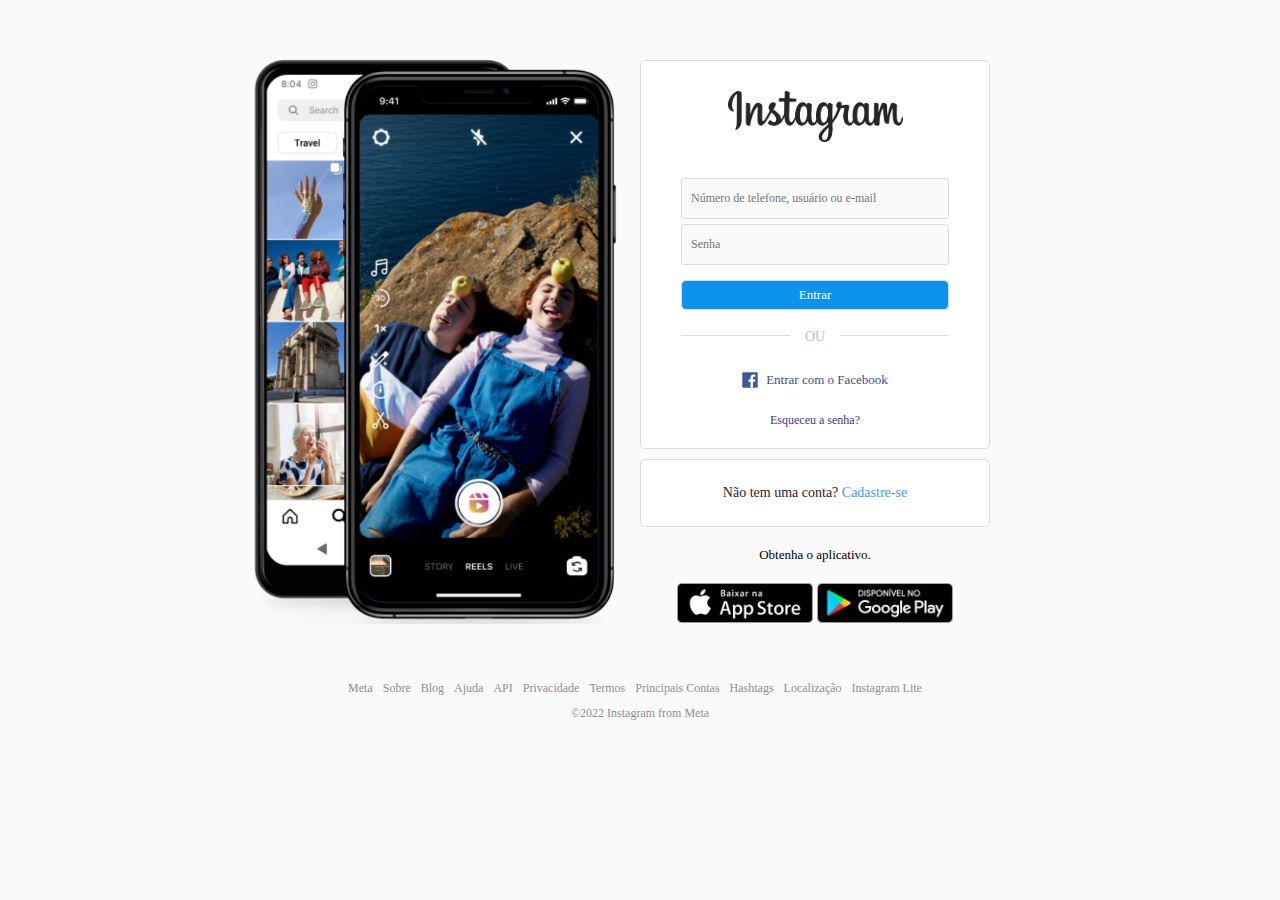
<file: Curso de HTML e CSS/10_INSTAGRAM_CLONE/index.html>
<!DOCTYPE html>
<html lang="en">
  <head>
    <meta charset="UTF-8" />
    <meta http-equiv="X-UA-Compatible" content="IE=edge" />
    <meta name="viewport" content="width=device-width, initial-scale=1.0" />
    <title>Instagram</title>
    <link rel="stylesheet" href="css/style.css" />
    <link rel="shortcut icon" href="img/favicon.png" type="image/x-icon" />
  </head>
  <body>
    <main>
      <div id="main-container">
        <!-- Banner Container -->
        <div id="banner-container">
          <img src="img/banner2.png" alt="Crie uma conta no Instagram" />
        </div>
        <!-- Login e Registro -->
        <div id="form-container">
          <div id="form-box">
            <img id="logo-insta" src="img/logo_instagram.png" alt="Instagram" />
            <form id="login-form">
              <input
                type="text"
                name="username"
                placeholder="Número de telefone, usuário ou e-mail"
              />
              <input type="password" name="password" placeholder="Senha" />
              <input type="submit" value="Entrar" />
            </form>
            <div class="separator">
              <div class="line"></div>
              <span>Ou</span>
            </div>
            <div id="other-links">
              <div id="facebook-login">
                <a href="#">
                  <img src="img/logo_facebook.svg" alt="Facebook Login" />
                  <span>Entrar com o Facebook</span>
                </a>
              </div>
              <div id="forgot-pass">
                <a href="#">Esqueceu a senha?</a>
              </div>
            </div>
          </div>
          <div id="register-container">
            <p>Não tem uma conta? <a href="#">Cadastre-se</a></p>
          </div>
          <div id="get-app-container">
            <p>Obtenha o aplicativo.</p>
            <a href="#">
              <img src="img/apple_btn.png" alt="Apple Store" />
            </a>
            <a href="#">
              <img src="img/gplay_btn.png" alt="Google Play" />
            </a>
          </div>
        </div>
      </div>
    </main>
    <footer>
      <nav>
        <ul id="footer-links">
          <li><a href="#">Meta</a></li>
          <li><a href="#">Sobre</a></li>
          <li><a href="#">Blog</a></li>
          <li><a href="#">Ajuda</a></li>
          <li><a href="#">API</a></li>
          <li><a href="#">Privacidade</a></li>
          <li><a href="#">Termos</a></li>
          <li><a href="#">Principais Contas</a></li>
          <li><a href="#">Hashtags</a></li>
          <li><a href="#">Localização</a></li>
          <li><a href="#">Instagram Lite</a></li>
        </ul>
      </nav>
      <p id="copyright">&copy;2022 Instagram from Meta</p>
    </footer>
  </body>
</html>
</file>
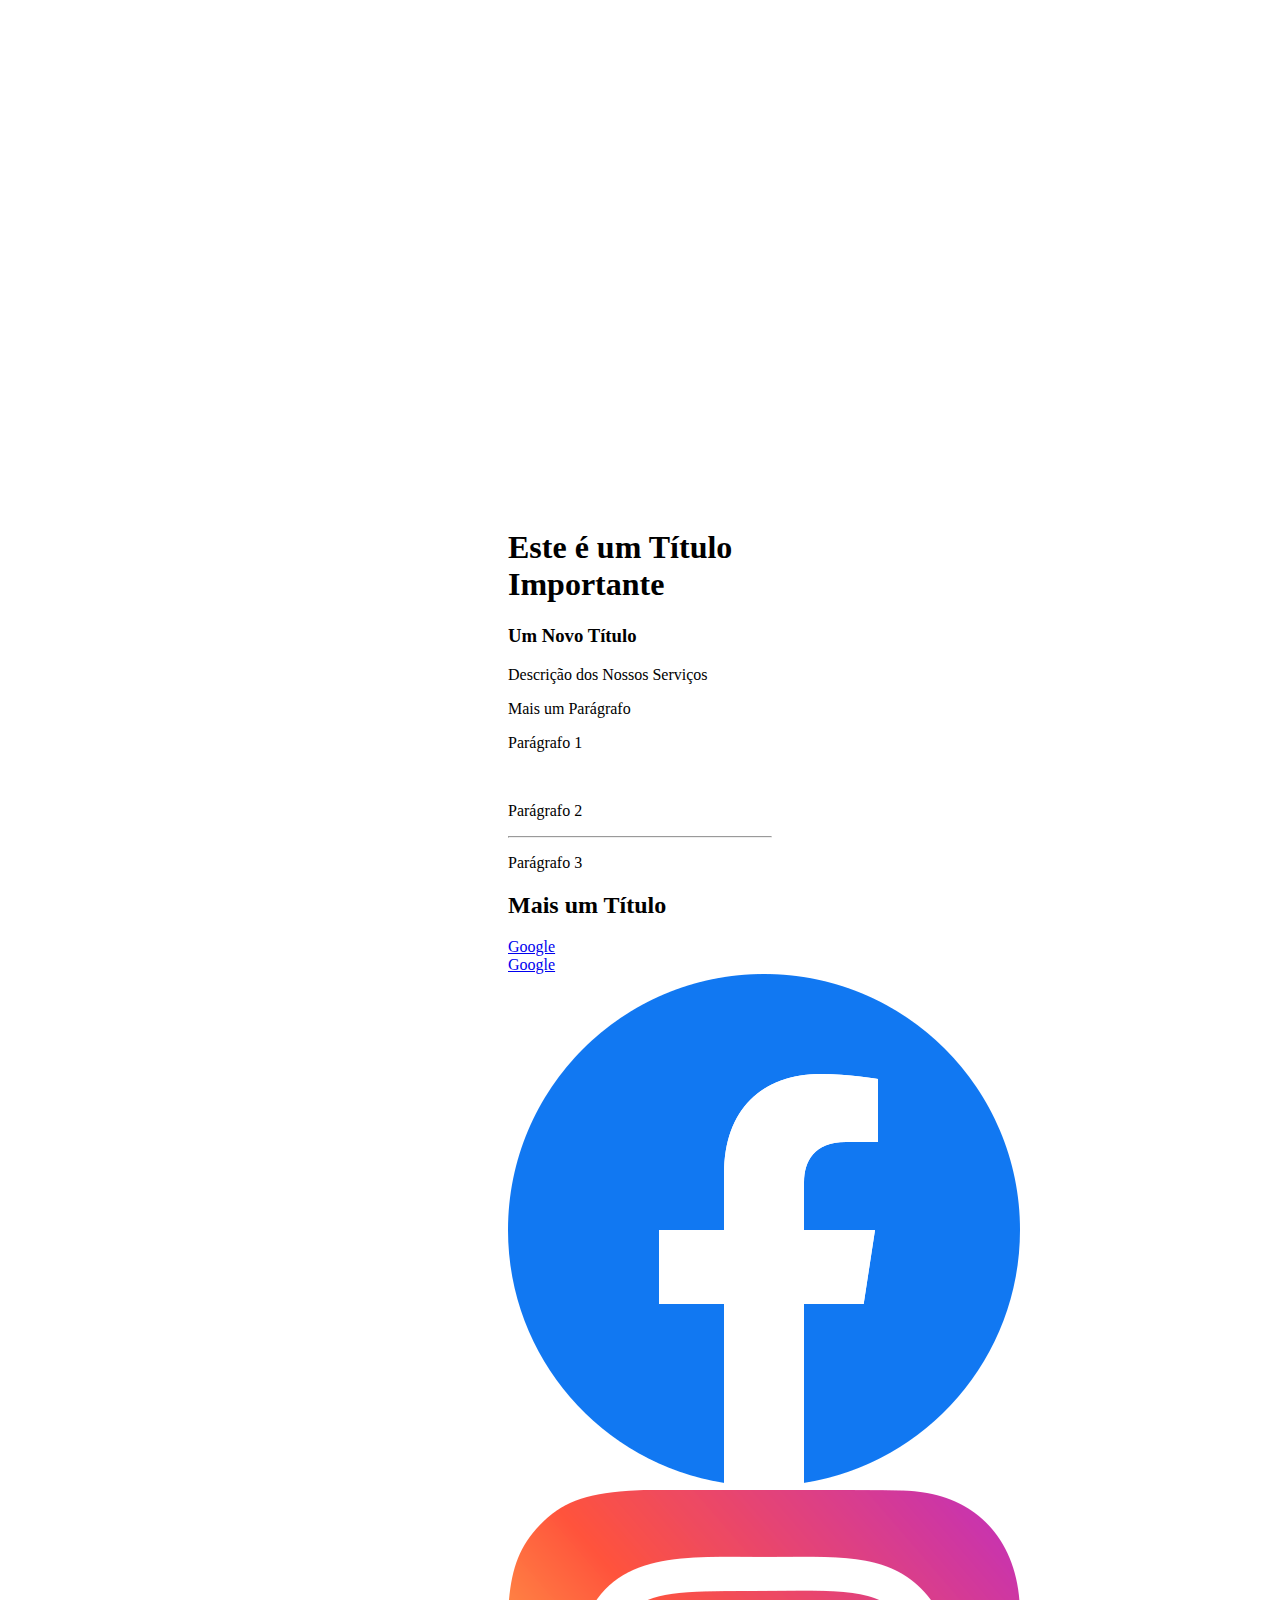
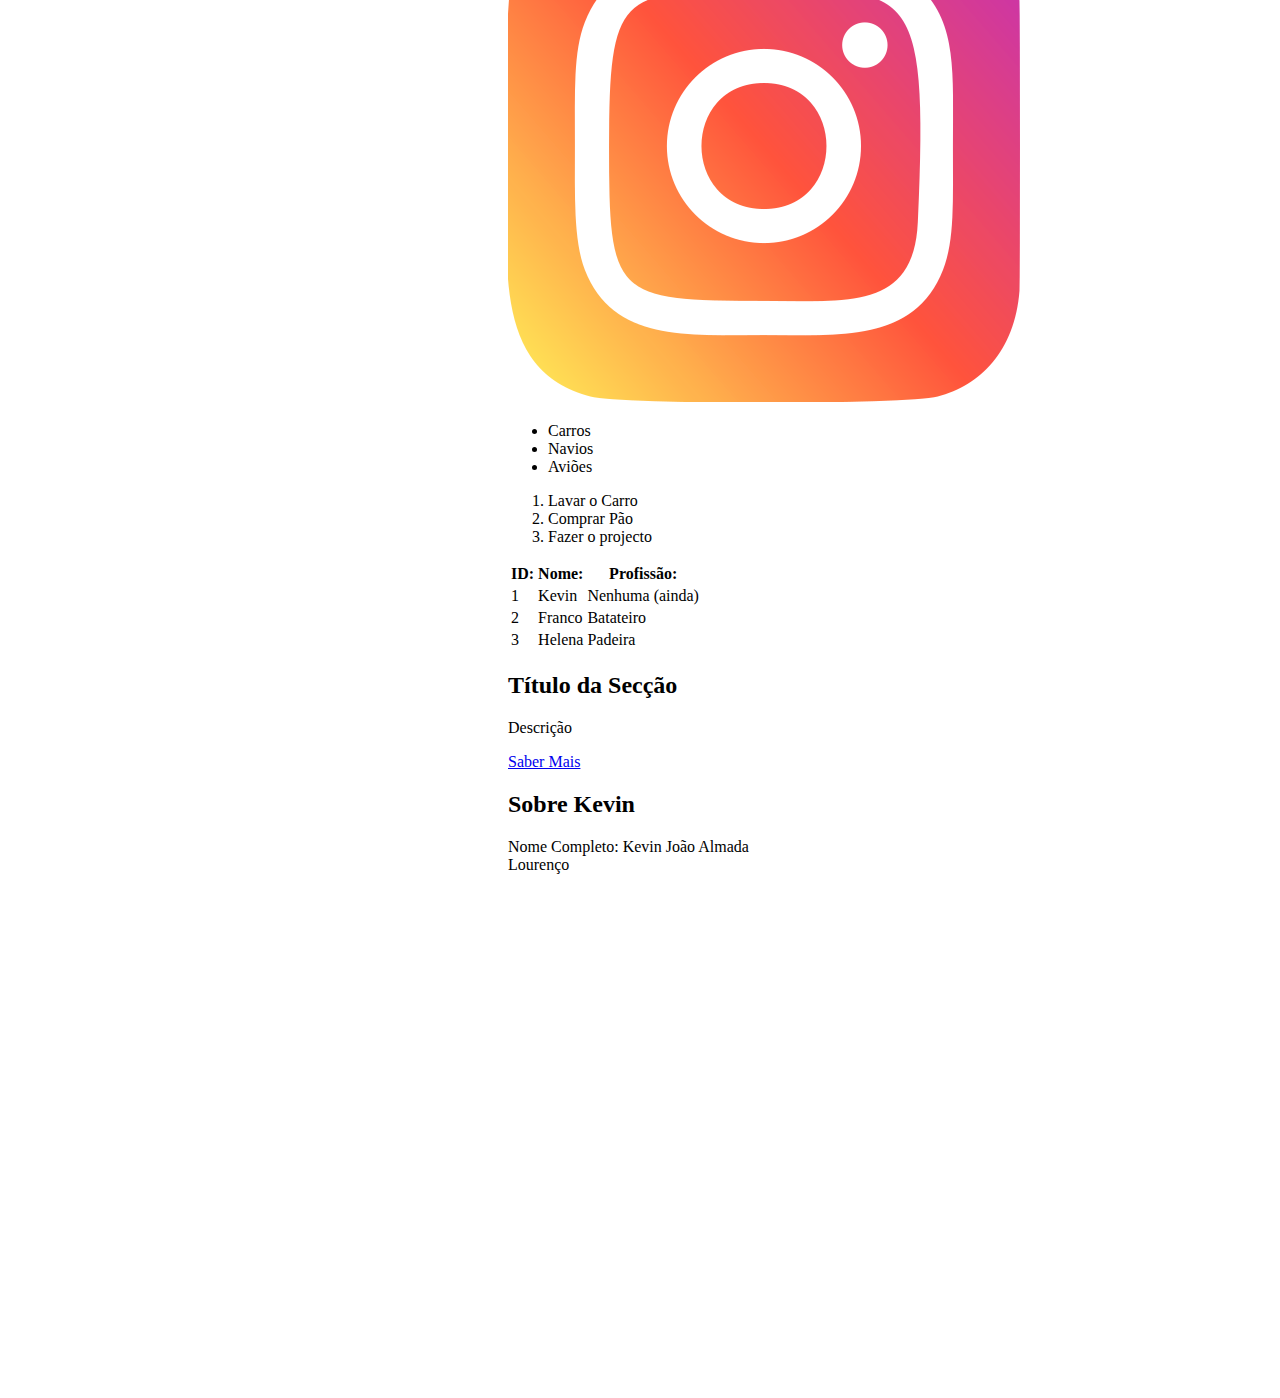
<file: Curso de HTML e CSS/2_HTML/index.html>
<!DOCTYPE html>
<html lang="en">
<head>
    <title>Fundamentos HTML</title>
</head>
<body style="padding: 500px;">
    <!--1 - Títulos-->
    <h1>Este é um Título Importante</h1>
    <h3>Um Novo Título</h3>

    <!--2 - Parágrafos-->
    <p>Descrição dos Nossos Serviços</p>
    <p>Mais um Parágrafo</p>

    <!--3 - Tags sem Conteúdo-->
    <p>Parágrafo 1</p>
    <br>
    <p>Parágrafo 2</p>
    <hr>
    <p>Parágrafo 3</p>

    <!--4 - Comentários-->
    <!-- Este é um Comentário-->
    <h2>Mais um Título</h2>
    <!--Outro Comentário-->

    <!--5 - Atributos-->
    <a href="https://google.com">Google</a>
    <br>

    <!--6 - Abrir Link Nova Aba-->
    <a href="https://google.com" target="_blank">Google</a>

    <!--7 - Imagens-->
    <img src="img/facebook-512px.png">
    <br>

    <!--8 - Atributo Alt-->
    <img src="img/instagram-512px.png" alt="Instagram">

    <!--9 - Listas não Ordenadas-->
    <ul>
        <li>Carros</li>
        <li>Navios</li>
        <li>Aviões</li>
    </ul>

    <!--10 - Listas Ordenadas-->
    <ol>
        <li>Lavar o Carro</li>
        <li>Comprar Pão</li>
        <li>Fazer o projecto</li>
    </ol>

    <!--11 - Tabelas-->
    <table>
        <tr>
            <th>ID:</th>
            <th>Nome:</th>
            <th>Profissão:</th>
        </tr>
        <tr>
            <td>1</td>
            <td>Kevin</td>
            <td>Nenhuma (ainda)</td>
        </tr>
        <tr>
            <td>2</td>
            <td>Franco</td>
            <td>Batateiro</td>
        </tr>
        <tr>
            <td>3</td>
            <td>Helena</td>
            <td>Padeira</td>
        </tr>
    </table>

    <!--12 - Tag Div-->
    <div>
        <h2>Título da Secção</h2>
        <p>Descrição</p>
        <a href="#">Saber Mais</a>
    </div>
    <div>
        <h2>Sobre Kevin</h2>
        <p>Nome Completo: Kevin João Almada Lourenço</p>
    </div>

</body>
</html>
</file>
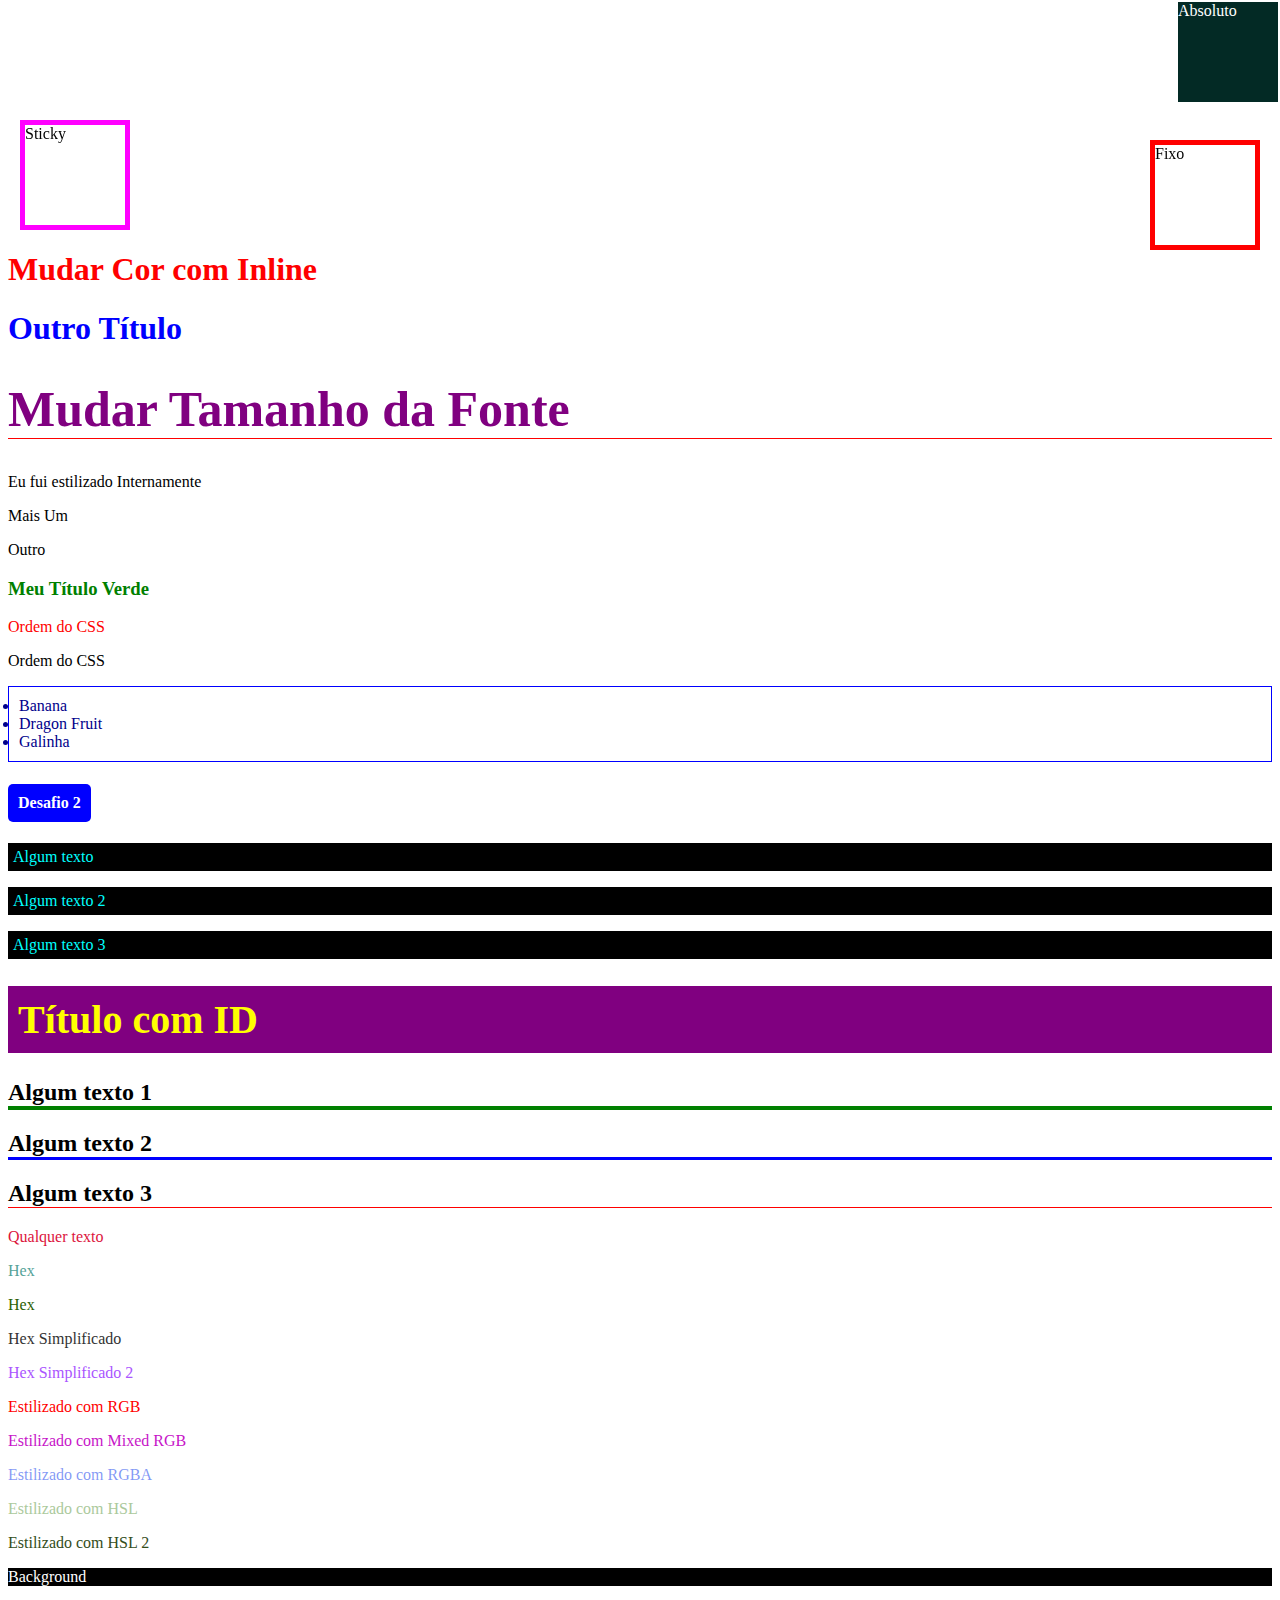
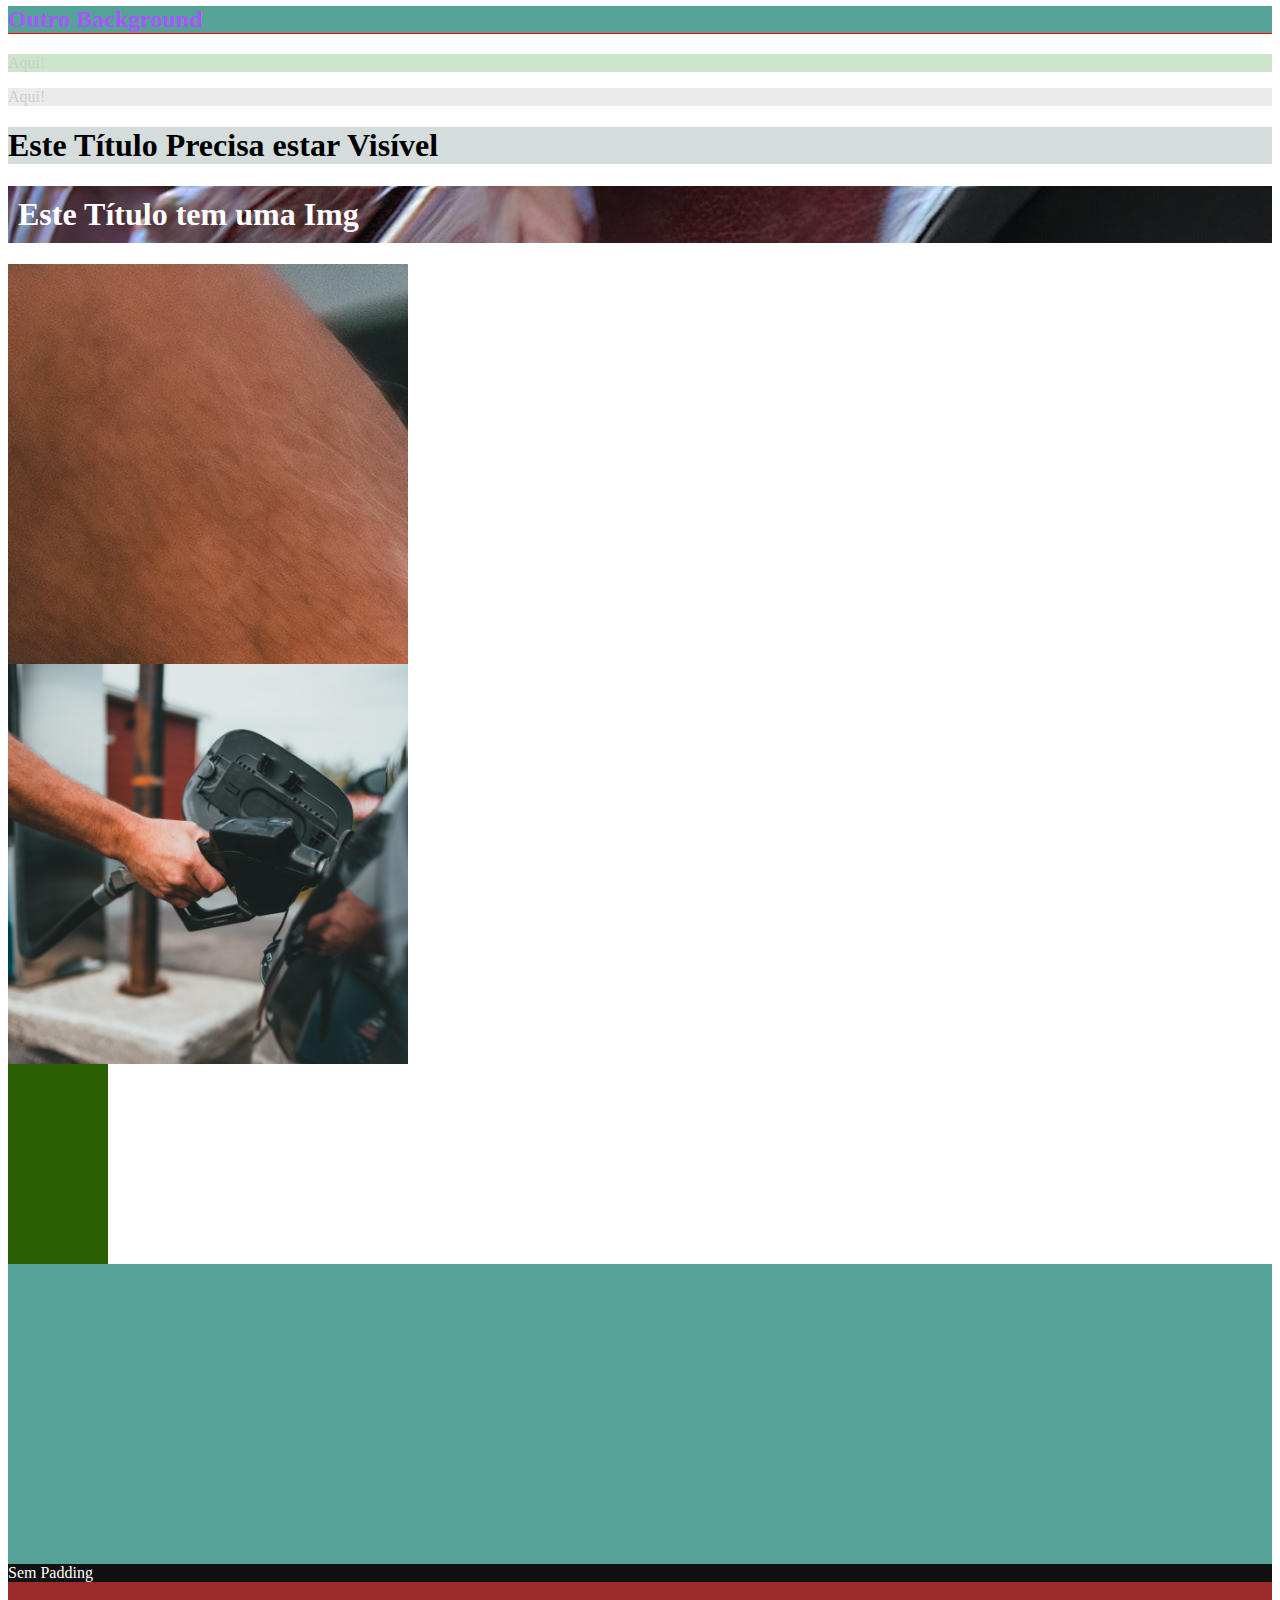
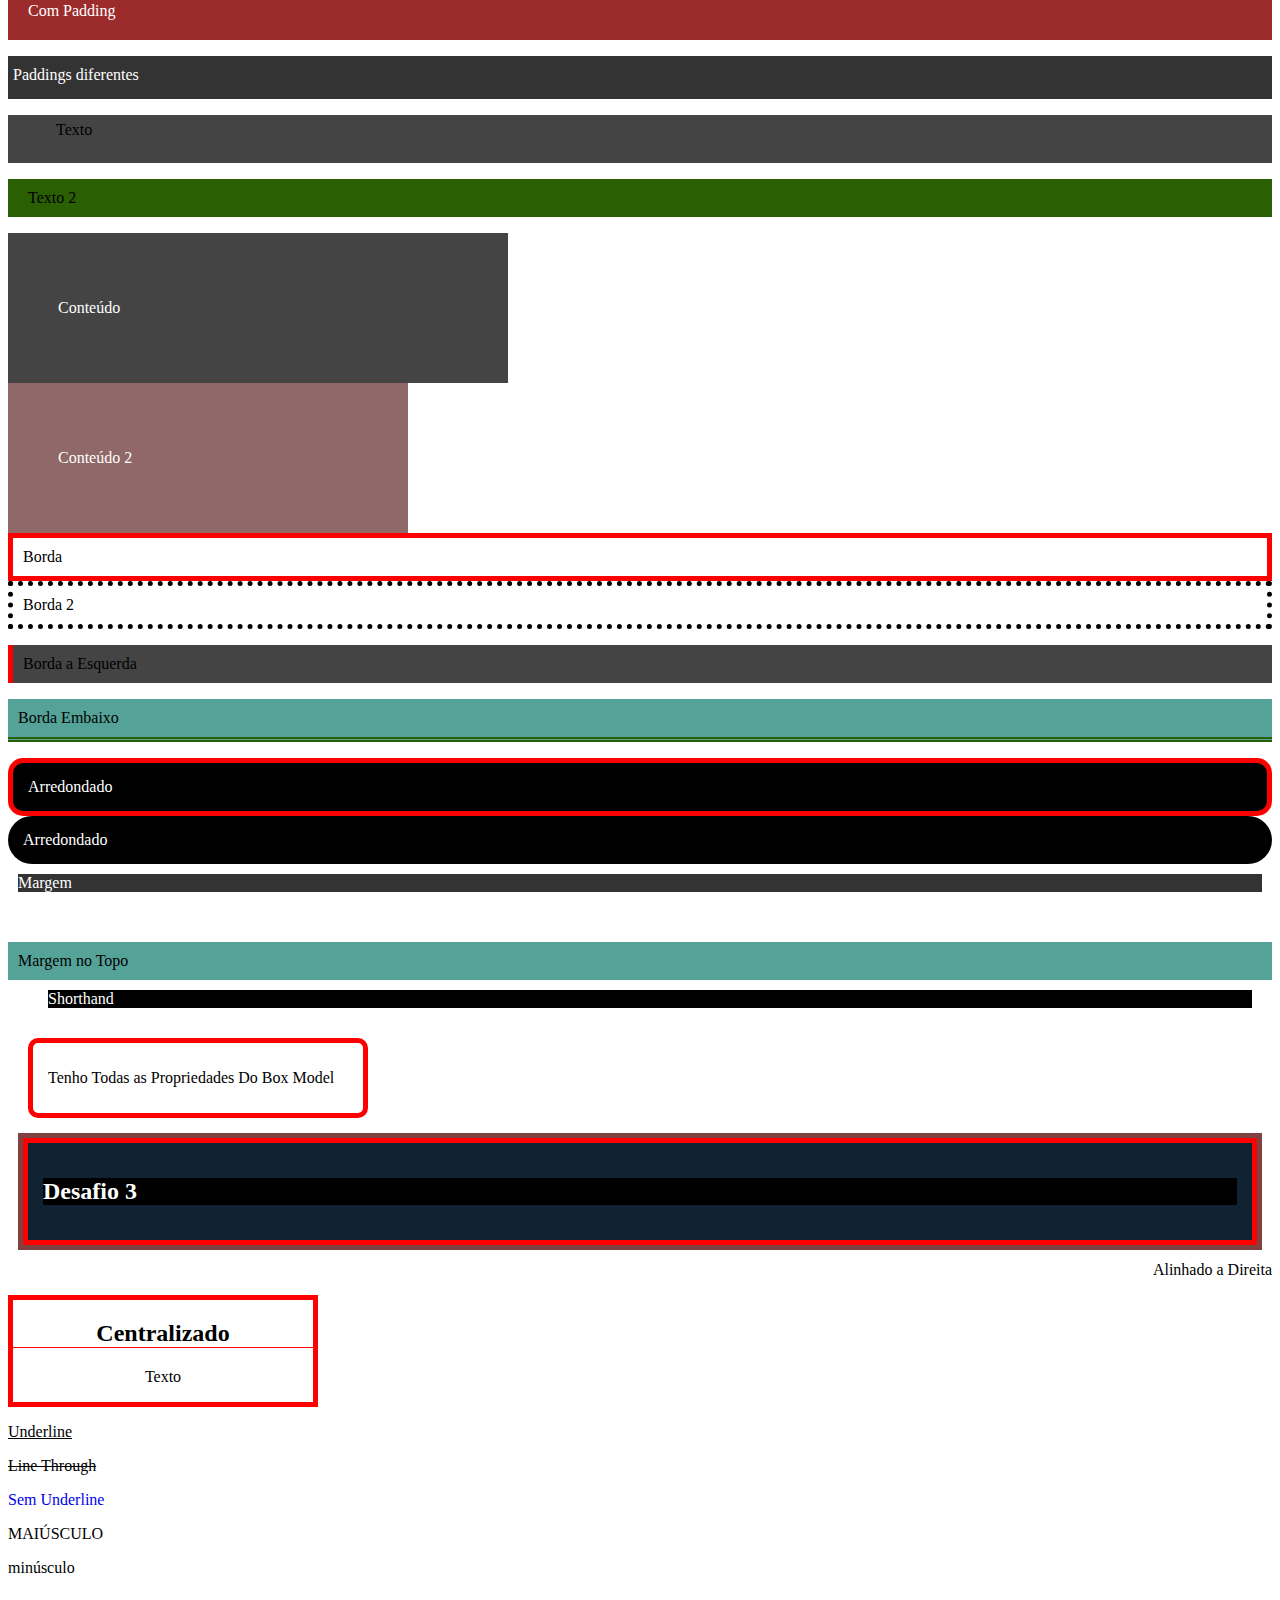
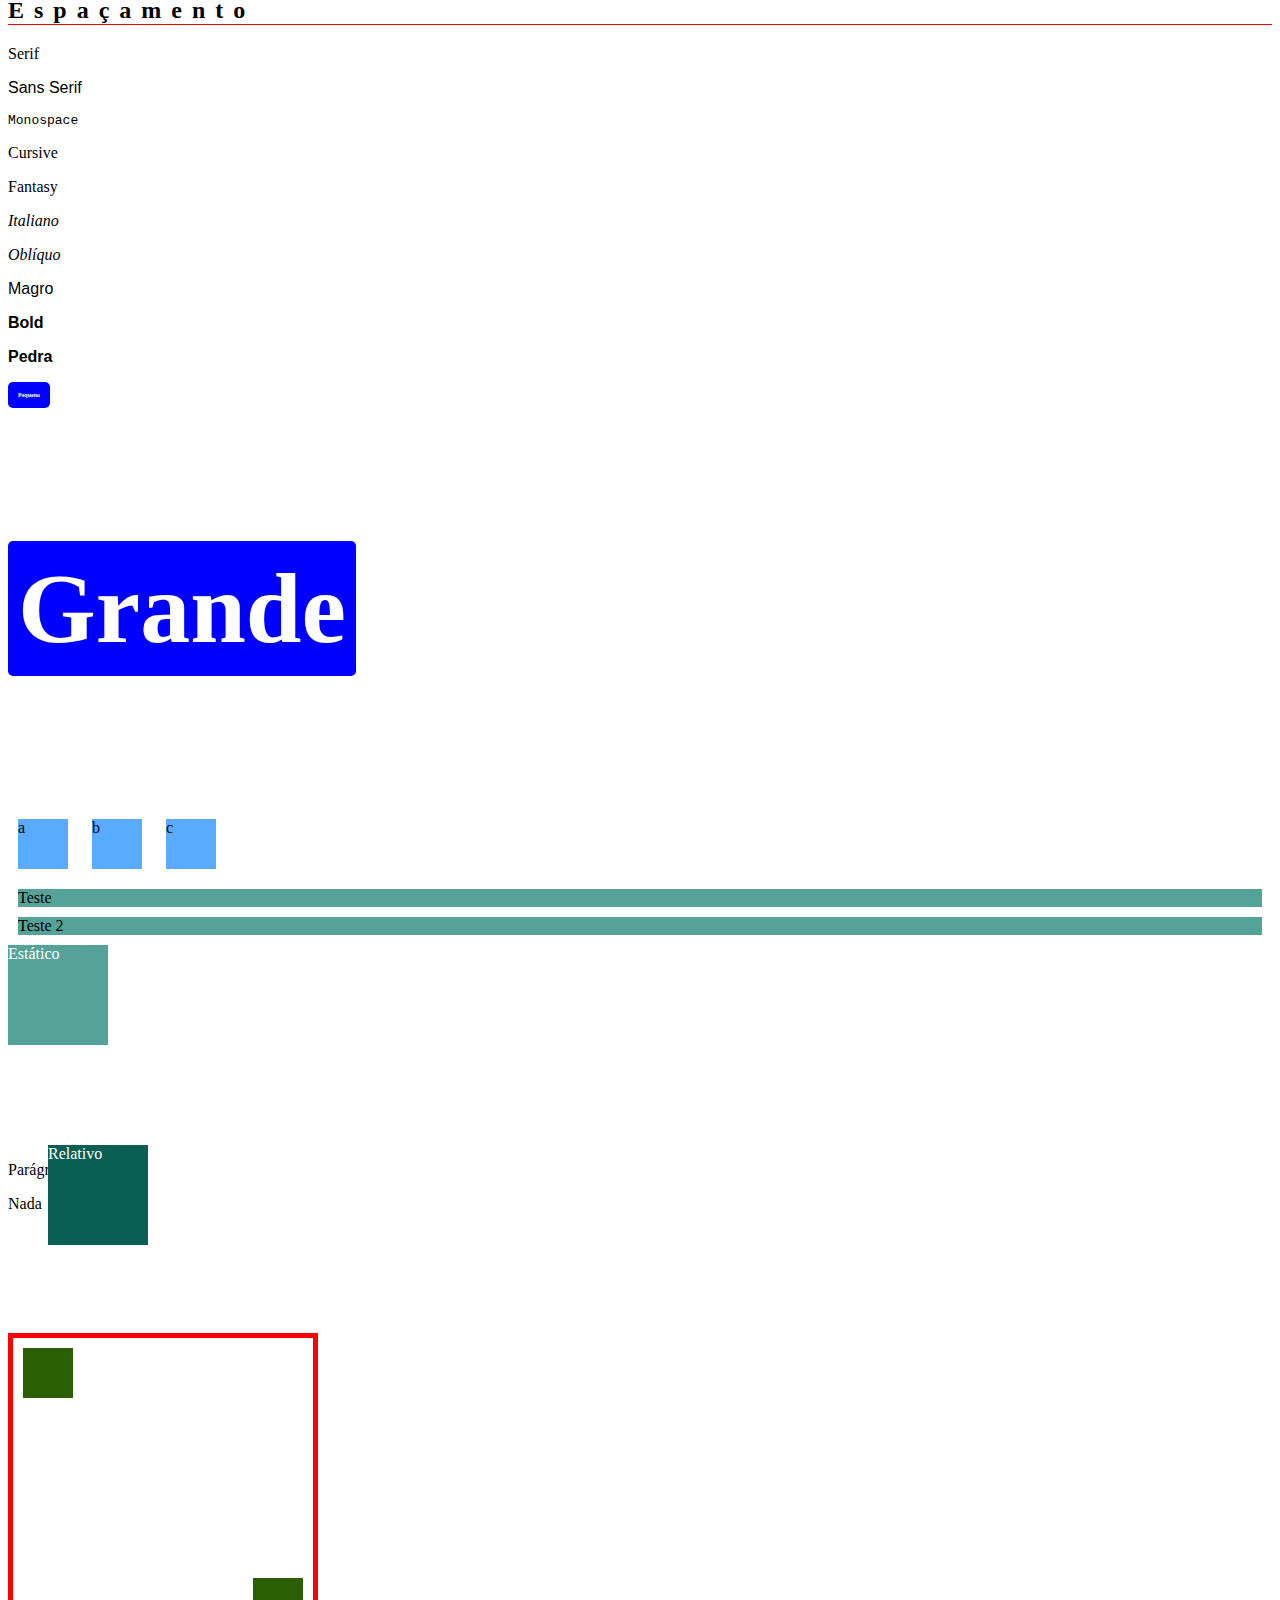
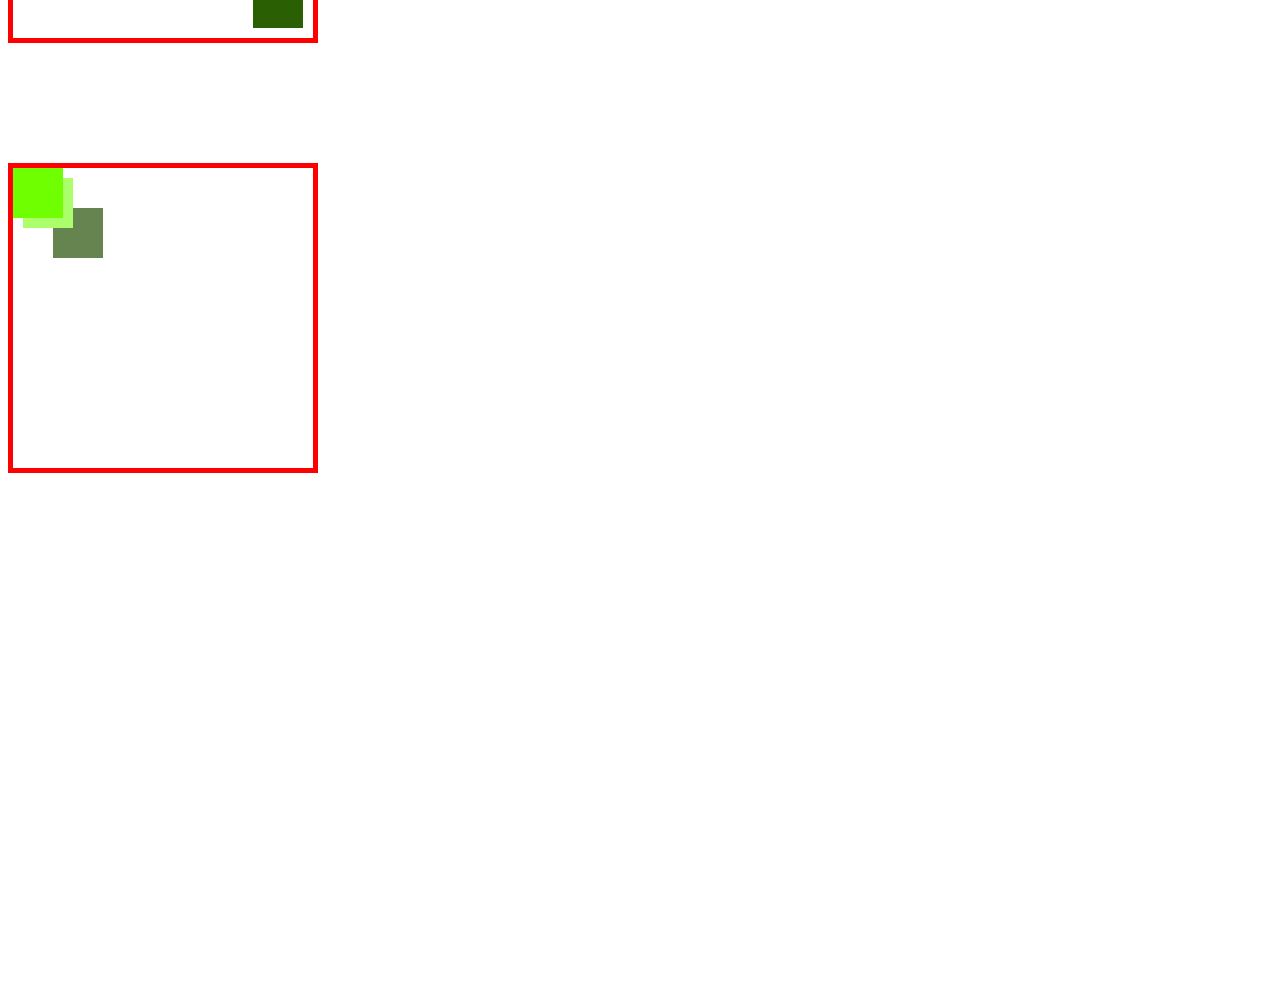
<file: Curso de HTML e CSS/3_CSS/index.html>
<!DOCTYPE html>
<html lang="en">
<head>
    <meta charset="UTF-8">
    <meta http-equiv="X-UA-Compatible" content="IE=edge">
    <meta name="viewport" content="width=device-width, initial-scale=1.0">
    <title>CSS</title>

    <!--3 - Internal CSS-->
    <style>
        /*p{
            color: gold;
            font-size: 40px;
        }*/
    </style>

    <!--48 - Sticky-->
    <div class="sticky">
        <span>Sticky</span>
    </div>

    <!--4 - External CSS-->
    <link rel="stylesheet" href="css/style.css">
    <link rel="stylesheet" href="css/lists.css">

    <!--7 - Desafio 2-->
    <link rel="stylesheet" href="css/titles.css">
</head>
<body>
    <!--1 - Inline CSS-->
    <h1 style="color:red">Mudar Cor com Inline</h1>
    <h1 style="color: blue">Outro Título</h1>

    <!-- Múltiplas Regras-->
    <h1 style="color: purple; font-size: 50px; border-bottom: 1px solid red;">Mudar Tamanho da Fonte</h1>

    <!--3 - Internal CSS-->
    <p>Eu fui estilizado Internamente</p>
    <p>Mais Um</p>
    <p>Outro</p>

    <!--4 - External CSS-->
    <h3>Meu Título Verde</h3>

    <!--5 - Ordem do CSS-->
    <p style="color: red">Ordem do CSS</p>
    <p>Ordem do CSS</p>

    <!--6 - -Multiplos CSS-->
    <ul>
        <li>Banana</li>
        <li>Dragon Fruit</li>
        <li>Galinha</li>
    </ul>

    <!--7 - Desafio 2-->
    <h4>Desafio 2</h4>

    <!--8 - Classes-->
    <p class="paragraph">Algum texto</p>
    <p class="paragraph">Algum texto 2</p>
    <p class="paragraph">Algum texto 3</p>

    <!--9 - ID-->
    <h1 id="exclusive-title">Título com ID</h1>

    <!--10 - Multiplas Regras, Ordem do CSS-->
    <h2 id="algum-titulo" class="titulo">Algum texto 1</h2>
    <h2 class="titulo">Algum texto 2</h2>
    <h2>Algum texto 3</h2>

    <!--11 - Nome de Cor-->
    <p class="color-name">Qualquer texto</p>

    <!--12 - Hexadecimal-->
    <p class="hex">Hex</p>
    <p class="hex-2">Hex</p>

    <!--13 - Mais Sobre o Hexadecimal-->
    <p class="simple-hex">Hex Simplificado</p>
    <p class="simple-hex-2">Hex Simplificado 2</p>

    <!--14 - RGB-->
    <p class="rgb">Estilizado com RGB</p>
    <p class="mixed-rgb">Estilizado com Mixed RGB</p>

    <!--15 - RGBA-->
    <p class="rgba">Estilizado com RGBA</p>

    <!--16 - HSL-->
    <p class="hsl">Estilizado com HSL</p>
    <p class="hsl-2">Estilizado com HSL 2</p>

    <!--17 - Background Color-->
    <p class="bg">Background</p>
    <h2 class="bg-2">Outro Background</h2>

    <!--18 - Background Opacity-->
    <div class="bg-opacity">
        <p>Aqui!</p>
    </div>

    <div class="bg-opacity-2">
        <p>Aqui!</p>
    </div>

    <!--19 - RGBA com Opacidade-->
    <div class="rgba-opacity">
        <h1>Este Título Precisa estar Visível</h1>
    </div>

    <!--20 - Background Img-->
    <h1 class="img">Este Título tem uma Img</h1>

    <!--21 - Centralizar BG Img-->
    <div class="not-centered-bg"></div>
    <div class="centered-bg"></div>

    <!--22 - Largura e Altura-->
    <div class="height-width"></div>
    <div class="height-width-2"></div>

    <!--23 - Padding-->
    <div class="without-padding">Sem Padding</div>
    <div class="padding">Com Padding</div>

    <!--24 - Padding Individual-->
    <p class="padding-individual">Paddings diferentes</p>

    <!--25 - Shorthand Padding-->
    <p class="shorthand-padding">Texto</p>
    <p class="shorthand-padding-2">Texto 2</p>

    <!--26 - Padding com Width-->
    <div class="without-border-box">
        <p>Conteúdo</p>
    </div>

    <div class="border-box">
        <p>Conteúdo 2</p>
    </div>

    <!--27 - Borda-->
    <div class="border">Borda</div>
    <div class="border-2">Borda 2</div>

    <!--28 - Borda Individual-->
    <p class="border-left">Borda a Esquerda</p>
    <p class="border-bottom">Borda Embaixo</p>

    <!--29 - Border Radius-->
    <div class="rounded-p">Arredondado</div>
    <div class="rounded-p-2">Arredondado</div>

    <!--30 - Margem-->
    <div class="margin">Margem</div>
    <div class="margin-top">Margem no Topo</div>
    <div class="margin-shorthand">Shorthand</div>

    <!--31 - Box-Model-->
    <div class="box-model">
        <p>Tenho Todas as Propriedades Do Box Model</p>
    </div>

    <!--32 - Desafio 3-->
    <div id="box-model-challenge">
        <h2 class="challenge-title">Desafio 3</h2>
    </div>

    <!--33 - Alinhamento de Texto-->
    <p class="text-aligned">Alinhado a Direita</p>
    <div class="container-center">
        <h2>Centralizado</h2>
        <p>Texto</p>
    </div>

    <!--34 - Text Decoration-->
    <p class="underline">Underline</p>
    <p class="line-through">Line Through</p>
    <a href="#" class="remove-underline">Sem Underline</a>

    <!--35 - Text Transform-->
    <p class="upper">Maiúsculo</p>
    <p class="lower">Minúsculo</p>

    <!--36 - Letter Spacing-->
    <h2 class="spacing">Espaçamento</h2>

    <!--37- Fontes-->
    <p class="serif">Serif</p>
    <p class="sans-serif">Sans Serif</p>
    <p class="monospace">Monospace</p>
    <p class="cursive">Cursive</p>
    <p class="fantasy">Fantasy</p>

    <!--38 - Estilo de Fonte-->
    <p class="italic">Italiano</p>
    <p class="oblique">Oblíquo</p>

    <!--39 - Font Weight-->
    <p class="thin">Magro</p>
    <p class="bold">Bold</p>
    <p class="bolder">Pedra</p>

    <!--40 - Font Size-->
    <h4 class="small">Pequeno</h4>
    <h4 class="big">Grande</h4>

    <!--41 - Display-->
    <div class="inline-box">a</div>
    <div class="inline-box">b</div>
    <div class="inline-box">c</div>
    <span class="block">Teste</span>
    <span class="block">Teste 2</span>

    <!--42 - Esconder Elementos-->
    <p class="invis">Find me</p>

    <!--43 - Static-->
    <div class="static">
        <span>Estático</span>
    </div>

    <!--44 - Relative-->
    <div class="relative">
        <span>Relativo</span>
    </div>
    <p>Parágrafo</p>

    <!--45 - Absolute-->
    <div class="absolute">
        <span>Absoluto</span>
    </div>
    <p>Nada</p>

    <!--46 - Relative Absolute-->
    <div class="relative-container">
        <div class="absolute-1"></div>
        <div class="absolute-2"></div>
    </div>

    <!--47 - Fixed-->
    <div class="fixed">
        <span>Fixo</span>
    </div>

    <!--49 - Z-Index-->
    <div class="relative-container">
        <div class="absolute-3"></div>
        <div class="absolute-4"></div>
        <div class="absolute-5"></div>
    </div>
</body>
</html>
</file>
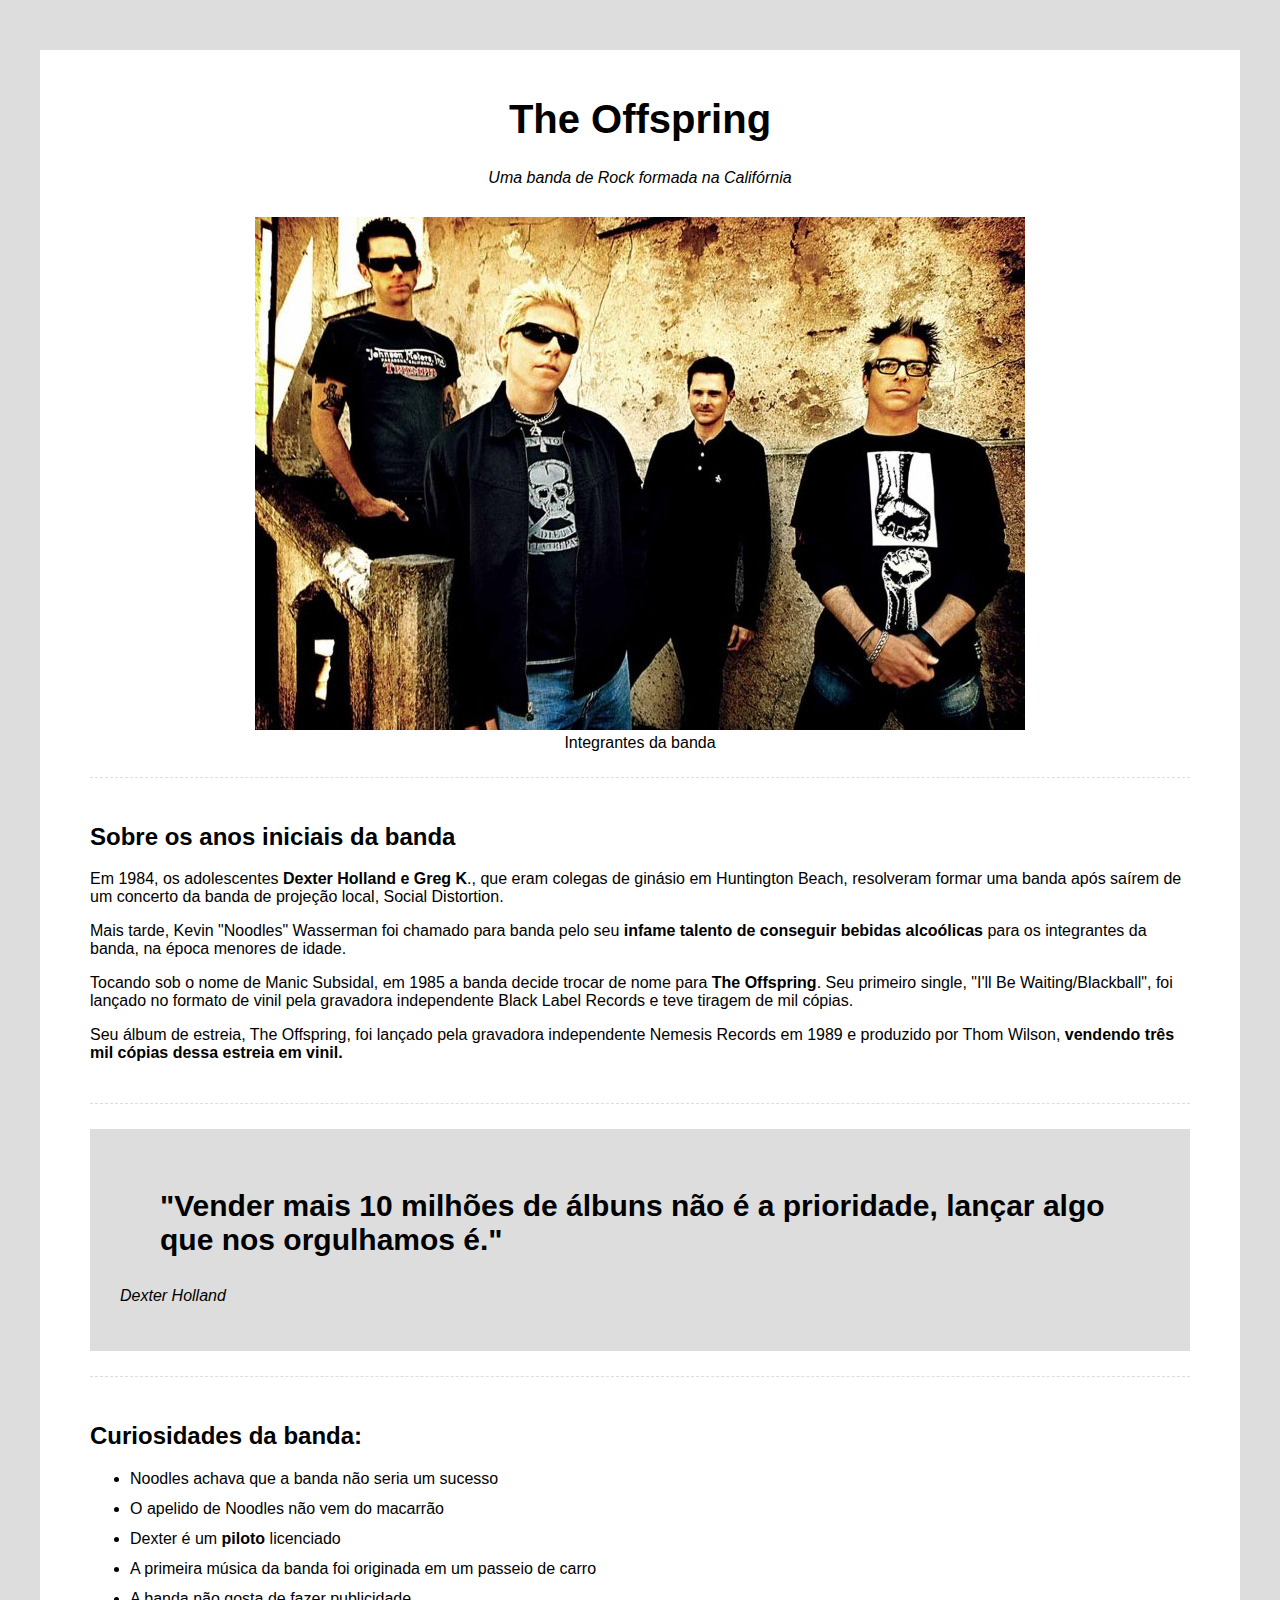
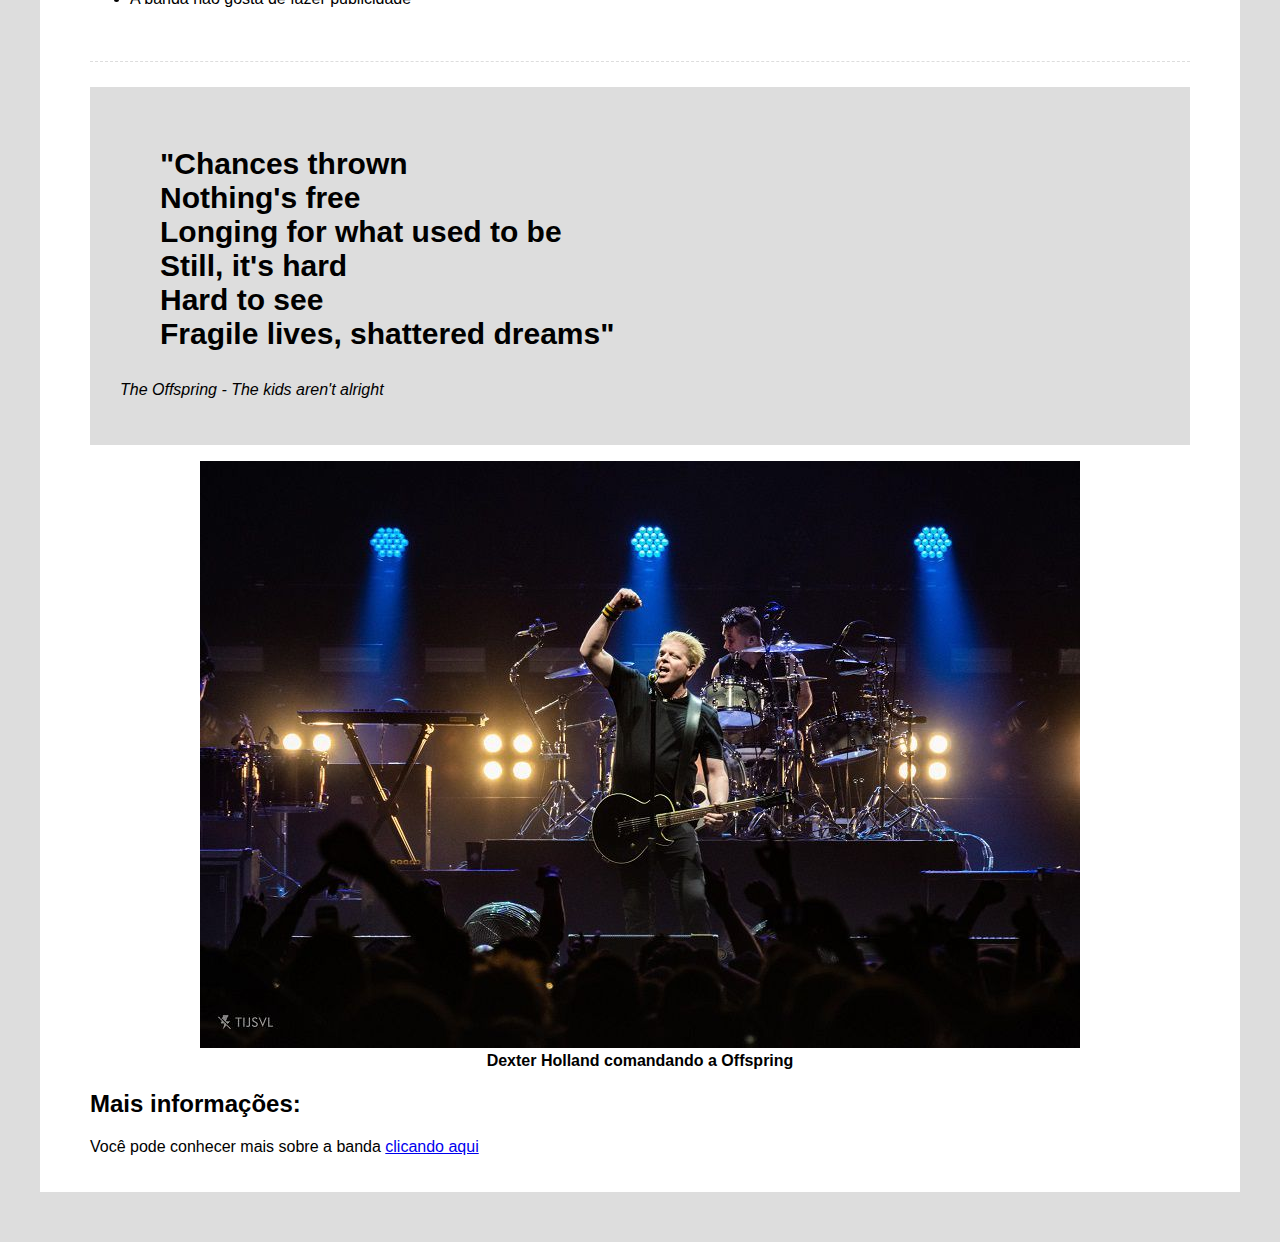
<file: Curso de HTML e CSS/4_TRIBUTO/index.html>
<!DOCTYPE html>
<html lang="en">
  <head>
    <meta charset="UTF-8" />
    <meta http-equiv="X-UA-Compatible" content="IE=edge" />
    <meta name="viewport" content="width=device-width, initial-scale=1.0" />
    <title>Página de Tributo: The Offspring</title>
    <link rel="stylesheet" href="css/style.css" />
  </head>
  <body>
    <div class="container">
      <!-- Cabeçalho -->
      <div class="header">
        <h1 class="main-title">The Offspring</h1>
        <p class="main-paragraph">Uma banda de Rock formada na Califórnia</p>
      </div>
      <!-- Imagem de destaque -->
      <div class="featured-image">
        <figure>
          <img src="img/offspring_1.jpg" alt="A banda The Offspring" />
          <figcaption>Integrantes da banda</figcaption>
        </figure>
      </div>
      <!-- Biografia -->
      <div class="biography-container">
        <h2>Sobre os anos iniciais da banda</h2>
        <p>
          Em 1984, os adolescentes
          <span class="bold">Dexter Holland e Greg K</span>., que eram colegas
          de ginásio em Huntington Beach, resolveram formar uma banda após
          saírem de um concerto da banda de projeção local, Social Distortion.
        </p>
        <p>
          Mais tarde, Kevin "Noodles" Wasserman foi chamado para banda pelo seu
          <span class="bold"
            >infame talento de conseguir bebidas alcoólicas</span
          >
          para os integrantes da banda, na época menores de idade.
        </p>
        <p>
          Tocando sob o nome de Manic Subsidal, em 1985 a banda decide trocar de
          nome para <span class="bold">The Offspring</span>. Seu primeiro
          single, "I'll Be Waiting/Blackball", foi lançado no formato de vinil
          pela gravadora independente Black Label Records e teve tiragem de mil
          cópias.
        </p>
        <p>
          Seu álbum de estreia, The Offspring, foi lançado pela gravadora
          independente Nemesis Records em 1989 e produzido por Thom Wilson,
          <span class="bold">
            vendendo três mil cópias dessa estreia em vinil.</span
          >
        </p>
      </div>
      <!-- Container de citação -->
      <div class="quotes-container">
        <blockquote>
          "Vender mais 10 milhões de álbuns não é a prioridade, lançar algo que
          nos orgulhamos é."
        </blockquote>
        <p>Dexter Holland</p>
      </div>
      <!-- Curiosidades -->
      <div class="curiosities-container">
        <h2>Curiosidades da banda:</h2>
        <ul>
          <li>Noodles achava que a banda não seria um sucesso</li>
          <li>O apelido de Noodles não vem do macarrão</li>
          <li>Dexter é um <span class="bold">piloto</span> licenciado</li>
          <li>
            A primeira música da banda foi originada em um passeio de carro
          </li>
          <li>A banda não gosta de fazer publicidade</li>
        </ul>
      </div>
      <!-- Segunda citação -->
      <div class="quotes-container">
        <blockquote>
          "Chances thrown <br />
          Nothing's free <br />
          Longing for what used to be <br />
          Still, it's hard <br />
          Hard to see <br />
          Fragile lives, shattered dreams"
        </blockquote>
        <p>The Offspring - The kids aren't alright</p>
      </div>
      <!-- Segunda imagem -->
      <div class="img-bold">
        <figure>
          <img src="img/offspring_2.jpeg" alt="The Offspring em um show" />
          <figcaption>Dexter Holland comandando a Offspring</figcaption>
        </figure>
      </div>
      <!-- Mais informações -->
      <div class="moreinfo-container">
        <h2>Mais informações:</h2>
        <p>
          Você pode conhecer mais sobre a banda
          <a href="https://pt.wikipedia.org/wiki/The_Offspring"
            >clicando aqui</a
          >
        </p>
      </div>
    </div>
  </body>
</html>
</file>
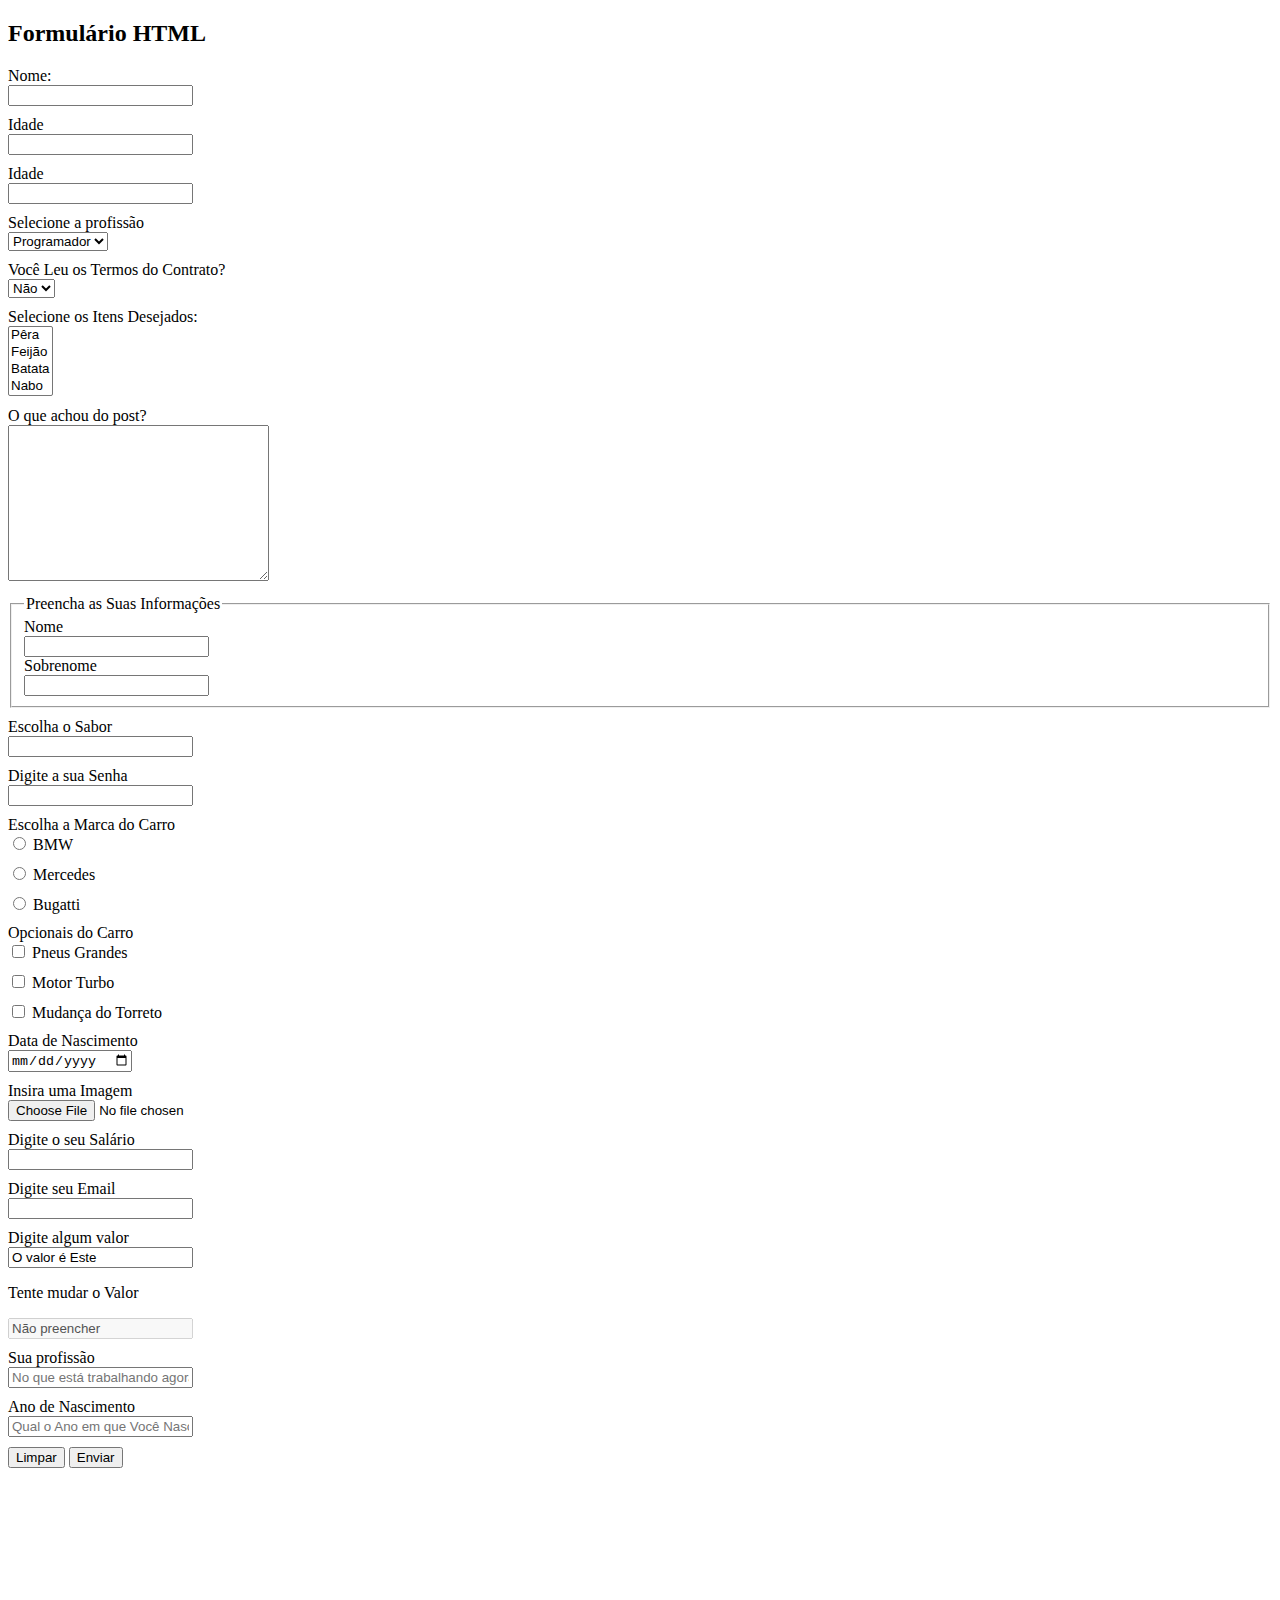
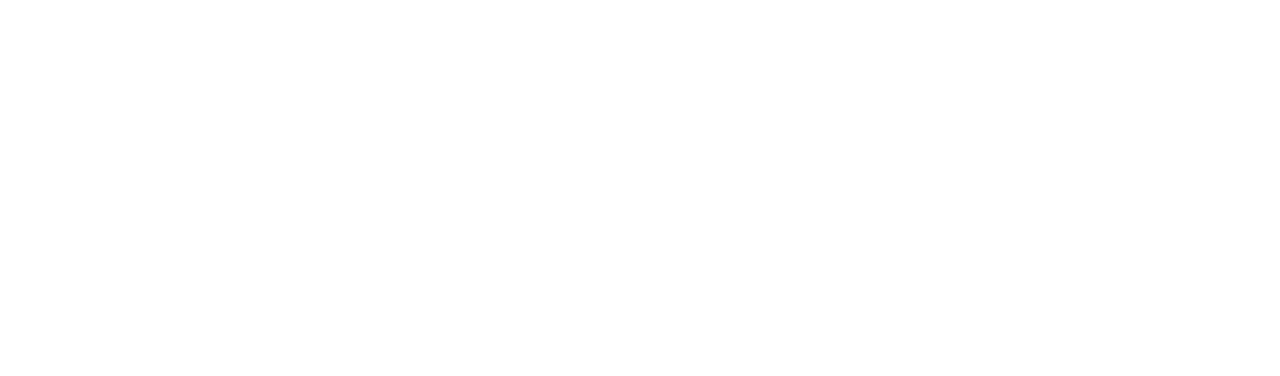
<file: Curso de HTML e CSS/5_FORM/index.html>
<!DOCTYPE html>
<html lang="en">
<head>
    <meta charset="UTF-8">
    <meta http-equiv="X-UA-Compatible" content="IE=edge">
    <meta name="viewport" content="width=device-width, initial-scale=1.0">
    <link rel="stylesheet" href="style.css">
    <title>Formulário</title>
</head>
<body>
    <h2>Formulário HTML</h2>
    <!--1 - Primeiro Form-->
    <!--2 - Atributo do Form-->
    <form action="config.php" method="post">
        <div>
            <label>Nome:</label>
            <input type="text" name="">
        </div>

        <!--3 - Name-->
        <div>
            <label>Idade</label>
            <input type="text" name="age">
        </div>

        <!--4 - Atributo For-->
        <div>
            <label for="age">Idade</label>
            <input type="text" name="age">
        </div>

        <!--6 - Select-->
        <div>
            <label for="job">Selecione a profissão</label>
            <select name="job">
                <option value="programador">Programador</option>
                <option value="tester">Tester/QA</option>
                <option value="devops">DevOps</option>
            </select>
        </div>

        <!--7 - Atributo Selected-->
        <div>
            <label for="contract">Você Leu os Termos do Contrato?</label>
            <select name="contract">
                <option value="yes">Sim</option>
                <option value="no" selected>Não</option>
            </select>
        </div>

        <!--8 - Múltiplas Seleções-->
        <div>
            <label for="items">Selecione os Itens Desejados:</label>
            <select name="items" multiple>
                <option value="pera">Pêra</option>
                <option value="feijao">Feijão</option>
                <option value="batata">Batata</option>
                <option value="nabo">Nabo</option>
            </select>
        </div>

        <!--9 - Textarea-->
        <div>
            <label for="comment">O que achou do post?</label>
            <textarea name="comment"cols="30" rows="10"></textarea>
        </div>

        <!-- 10 - Fieldset e Legend-->
        <div>
            <fieldset>
                <legend>Preencha as Suas Informações</legend>
                <label for="firstname">Nome</label>
                <input type="text" name="firstname">
                <label for="lastname">Sobrenome</label>
                <input type="text" name="lastname">
            </fieldset>
        </div>

        <!--11 - Datalist-->
        <div>
            <label for="flavor">Escolha o Sabor</label>
            <input type="text" list="flavors" name="flavor">

            <datalist id="flavors">
                <option value="Morango"></option>
                <option value="Chocolate"></option>
                <option value="Baunilha"></option>
            </datalist>
        </div>

        <!--12 - Password-->
        <div>
            <label for="password">Digite a sua Senha</label>
            <input type="password" name="password">
        </div>

        <!--14 - Radio-->
        <div>
            <label for="car_model">Escolha a Marca do Carro</label>
            <div class="radio">
                <input type="radio" value="BMW" name="car_model">
                <label for="BMW">BMW</label>
            </div>
            <div class="radio">
                <input type="radio" value="Mercedes" name="car_model">
                <label for="Mercedes">Mercedes</label>
            </div>
            <div class="radio">
                <input type="radio" value="Bugatti" name="car_model">
                <label for="Bugatti">Bugatti</label>
            </div>
        </div>

        <!--15 - Checkbox-->
        <div>
            <label for="optionals">Opcionais do Carro</label>
            <div class="radio">
                <input type="checkbox" name="optionals[]" value="big_tyres">
                <label for="big_tyres">Pneus Grandes</label>
            </div>
            <div class="radio">
                <input type="checkbox" name="optionals[]" value="turbo_motor">
                <label for="turbo_motor">Motor Turbo</label>
            </div>
            <div class="radio">
                <input type="checkbox" name="optionals[]" value="torreto_gears">
                <label for="torreto_gears">Mudança do Torreto</label>
            </div>
        </div>

        <!--16 - Data-->
        <div>
            <label for="birthday">Data de Nascimento</label>
            <input type="date" name="birthday">
        </div>

        <!--17 - File-->
        <div>
            <label for="img">Insira uma Imagem</label>
            <input type="file" name="img">
        </div>

        <!--18 - Number-->
        <div>
            <label for="salary">Digite o seu Salário</label>
            <input type="number" name="salary">
        </div>

        <!--19 - Email-->
        <div>
            <label for="email">Digite seu Email</label>
            <input type="email" name="email">
        </div>

        <!--20 - Atributo Value-->
        <div>
            <label for="value">Digite algum valor</label>
            <input type="text" name="value" value="O valor é Este">
        </div>

        <!--21 - Disabled-->
        <div>
            <p>Tente mudar o Valor</p>
            <input type="text" disabled value="Não preencher">
        </div>

        <!--22 - Placeholder-->
        <div>
            <label for="currentjob">Sua profissão</label>
            <input type="text" name="currentjob" placeholder="No que está trabalhando agora">
        </div>

        <!--23 - Required-->
        <div>
            <label for="birthyear">Ano de Nascimento</label>
            <input type="text" name="birthyear" placeholder="Qual o Ano em que Você Nasceu?" required>
        </div>

        <!--13 - Resetar o Formulário-->
        <input type="reset" value="Limpar">

        <!--5 - Submit-->
        <input type="submit" value="Enviar">
    </form>
</body>
</html>
</file>
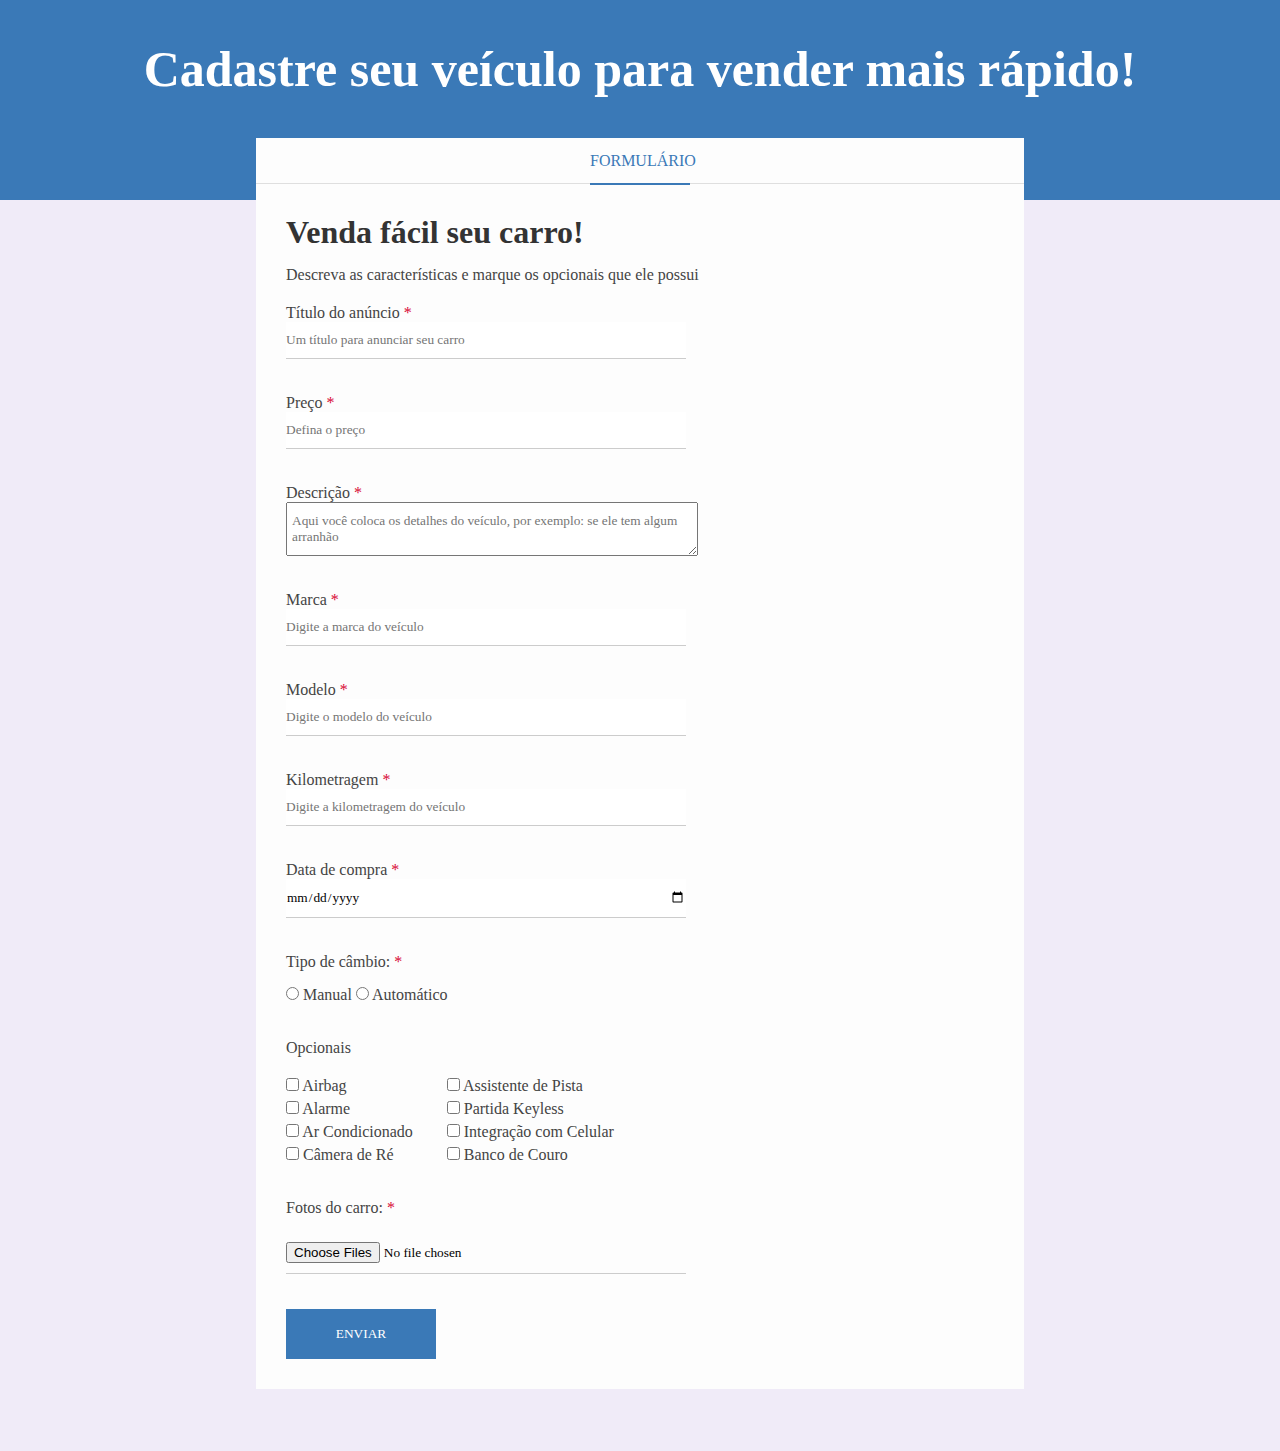
<file: Curso de HTML e CSS/6_FORM_PROJECT/index.html>
<!DOCTYPE html>
<html lang="en">
  <head>
    <meta charset="UTF-8" />
    <meta http-equiv="X-UA-Compatible" content="IE=edge" />
    <meta name="viewport" content="width=device-width, initial-scale=1.0" />
    <title>Venda seu carro</title>
    <link rel="stylesheet" href="css/style.css" />
  </head>
  <body>
    <div class="container">
      <div class="header">
        <h3>Cadastre seu veículo para vender mais rápido!</h3>
      </div>
      <div class="form-container">
        <div class="form-header">
          <p>Formulário</p>
        </div>
        <div class="form-body">
          <h1 class="form-title">Venda fácil seu carro!</h1>
          <p>
            Descreva as características e marque os opcionais que ele possui
          </p>
          <form>
            <div class="box-input">
              <label for="title"
                >Título do anúncio <span class="required-field">*</span></label
              >
              <input
                type="text"
                name="title"
                id="title"
                class="block"
                placeholder="Um título para anunciar seu carro"
                minlength="1"
                maxlength="30"
                required
              />
            </div>
            <div class="box-input">
              <label for="price"
                >Preço <span class="required-field">*</span></label
              >
              <input
                type="number"
                name="price"
                id="price"
                class="block"
                placeholder="Defina o preço"
                required
              />
            </div>
            <div class="box-input">
              <label for="description"
                >Descrição <span class="required-field">*</span></label
              >
              <textarea
                name="description"
                id="description"
                class="block"
                placeholder="Aqui você coloca os detalhes do veículo, por exemplo: se ele tem algum arranhão"
              ></textarea>
            </div>
            <div class="box-input">
              <label for="brand"
                >Marca <span class="required-field">*</span></label
              >
              <input
                type="text"
                name="brand"
                id="brand"
                class="block"
                placeholder="Digite a marca do veículo"
                required
              />
            </div>
            <div class="box-input">
              <label for="model"
                >Modelo <span class="required-field">*</span></label
              >
              <input
                type="text"
                name="model"
                id="model"
                class="block"
                placeholder="Digite o modelo do veículo"
                required
              />
            </div>
            <div class="box-input">
              <label for="mileage"
                >Kilometragem <span class="required-field">*</span></label
              >
              <input
                type="number"
                name="mileage"
                id="mileage"
                class="block"
                placeholder="Digite a kilometragem do veículo"
                required
              />
            </div>
            <div class="box-input">
              <label for="purchase_date"
                >Data de compra <span class="required-field">*</span></label
              >
              <input
                type="date"
                name="purchase_date"
                id="purchase_date"
                class="block"
                required
              />
            </div>
            <div class="box-input">
              <p>Tipo de câmbio: <span class="required-field">*</span></p>
              <input type="radio" id="manual" name="gear" />
              <label for="manual">Manual</label>
              <input type="radio" id="auto" name="gear" />
              <label for="auto">Automático</label>
            </div>
            <div class="optional-box">
              <p>Opcionais</p>
              <ul class="optional-list">
                <li>
                  <input
                    type="checkbox"
                    id="airbag"
                    name="optional[]"
                    value="airbag"
                  />
                  <label for="airbag">Airbag</label>
                </li>
                <li>
                  <input
                    type="checkbox"
                    id="alarm"
                    name="optional[]"
                    value="alarm"
                  />
                  <label for="alarm">Alarme</label>
                </li>
                <li>
                  <input type="checkbox" id="ac" name="optional[]" value="ac" />
                  <label for="ac">Ar Condicionado</label>
                </li>
                <li>
                  <input
                    type="checkbox"
                    id="reverse_camera"
                    name="optional[]"
                    value="reverse_camera"
                  />
                  <label for="reverse_camera">Câmera de Ré</label>
                </li>
              </ul>
            </div>
            <div class="optional-box">
              <ul class="optional-list">
                <li>
                  <input
                    type="checkbox"
                    id="lane_assist"
                    name="optional[]"
                    value="lane_assist"
                  />
                  <label for="lane_assist">Assistente de Pista</label>
                </li>
                <li>
                  <input
                    type="checkbox"
                    id="keyless"
                    name="optional[]"
                    value="keyless"
                  />
                  <label for="keyless">Partida Keyless</label>
                </li>
                <li>
                  <input
                    type="checkbox"
                    id="smartphone"
                    name="optional[]"
                    value="smartphone"
                  />
                  <label for="smartphone">Integração com Celular</label>
                </li>
                <li>
                  <input
                    type="checkbox"
                    id="leather_seat"
                    name="optional[]"
                    value="leather_seat"
                  />
                  <label for="leather_seat">Banco de Couro</label>
                </li>
              </ul>
            </div>
            <div class="box-input">
              <p>Fotos do carro: <span class="required-field">*</span></p>
              <input
                type="file"
                multiple
                accept="image/png, image/jpg"
                id="images"
                name="images"
                required
              />
            </div>
            <input type="submit" value="Enviar" class="btn-submit" />
          </form>
        </div>
      </div>
    </div>
  </body>
</html>
</file>
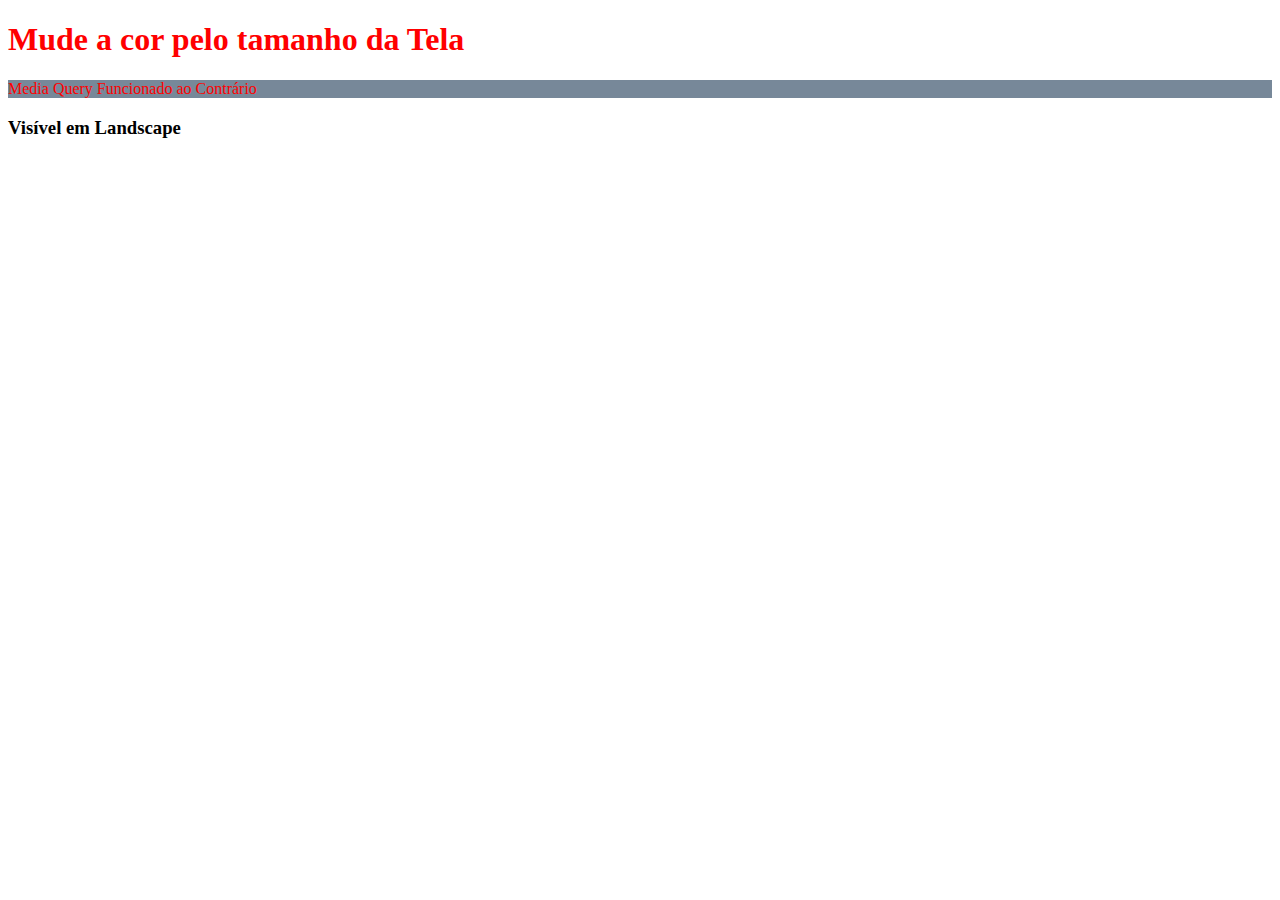
<file: Curso de HTML e CSS/7_RESPONSIVIDADE/index.html>
<!DOCTYPE html>
<html lang="en">
<head>
    <meta charset="UTF-8">
    <meta http-equiv="X-UA-Compatible" content="IE=edge">
    <!--1 - Meta Tag de Responsividade-->
    <meta name="viewport" content="width=device-width, initial-scale=1.0">
    <link rel="stylesheet" href="css/style.css">
    <title>Responsividade</title>
</head>
<body>
    <!--2 - Media Query-->
    <h1>Mude a cor pelo tamanho da Tela</h1>

    <!--3 - min width-->
    <p>Media Query Funcionado ao Contrário</p>

    <!--4 - Landscape-->
    <h3>Visível em Landscape</h3>
</body>
</html>
</file>
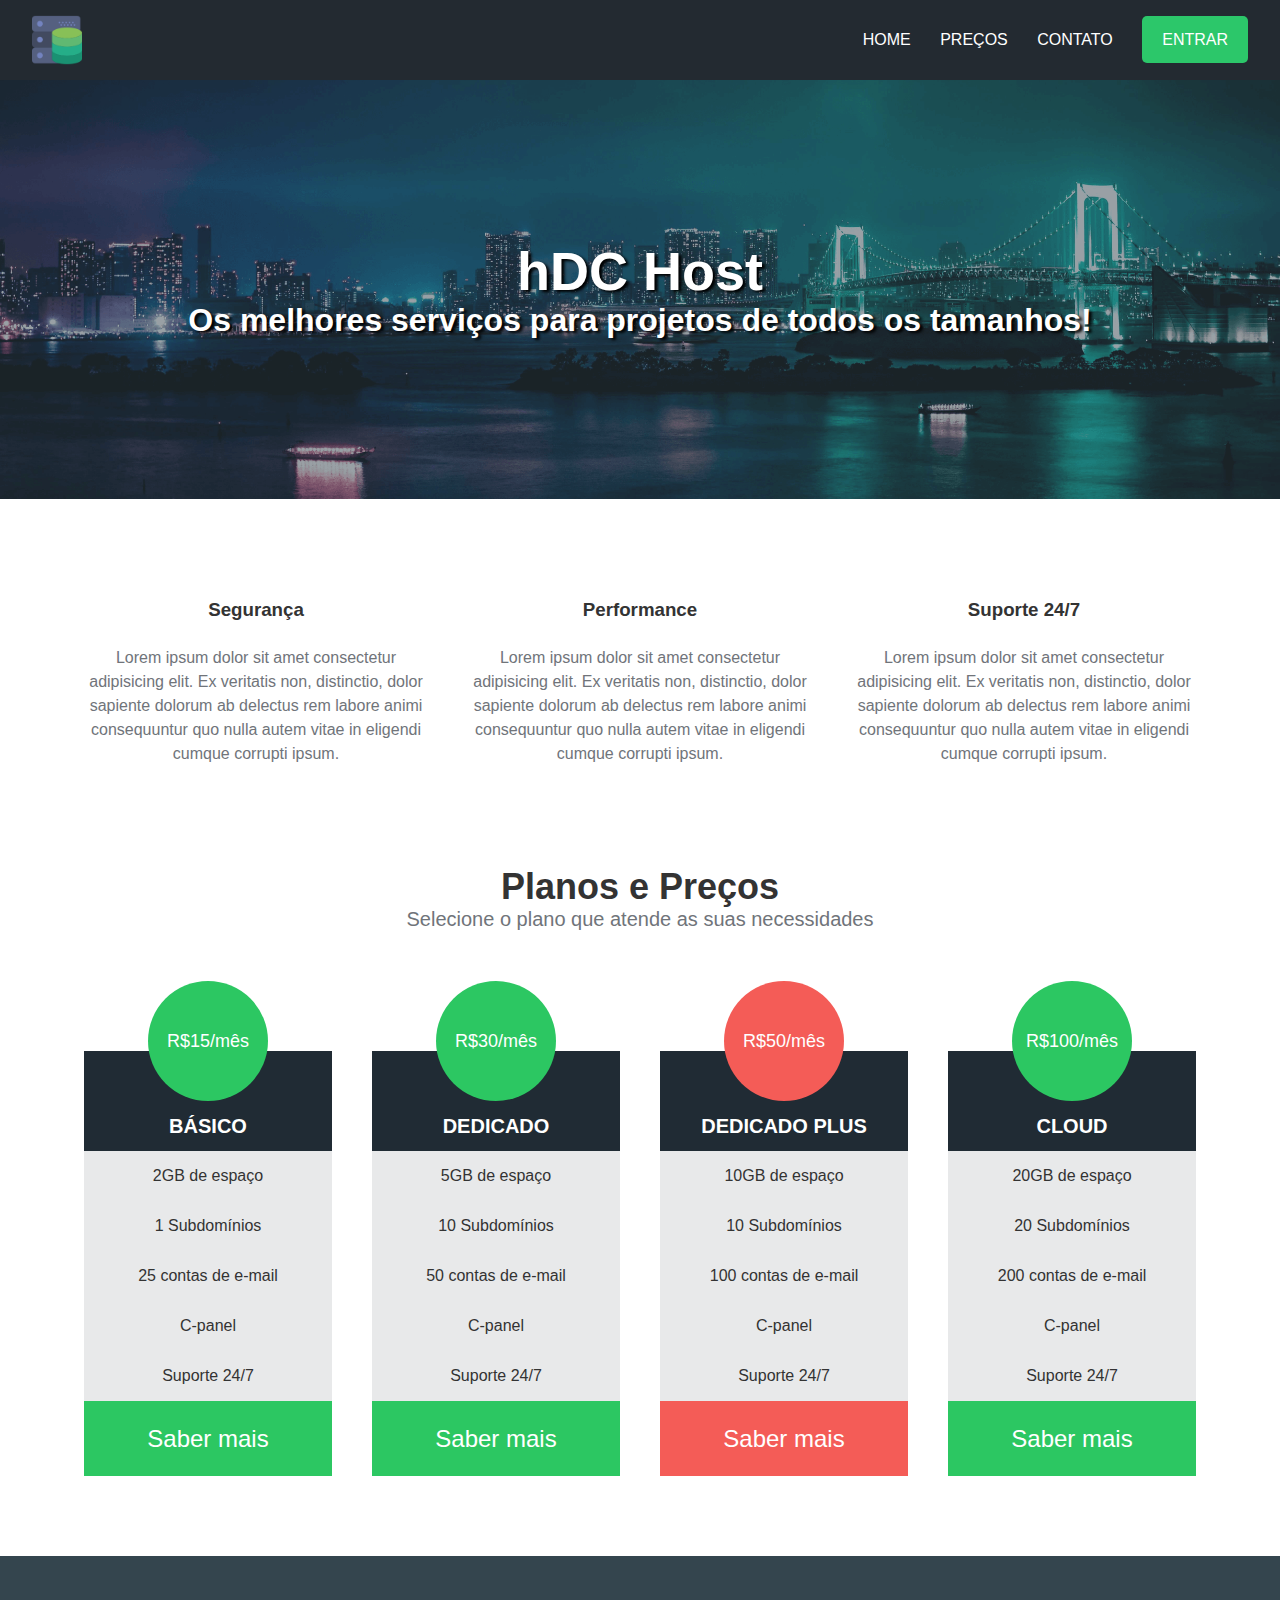
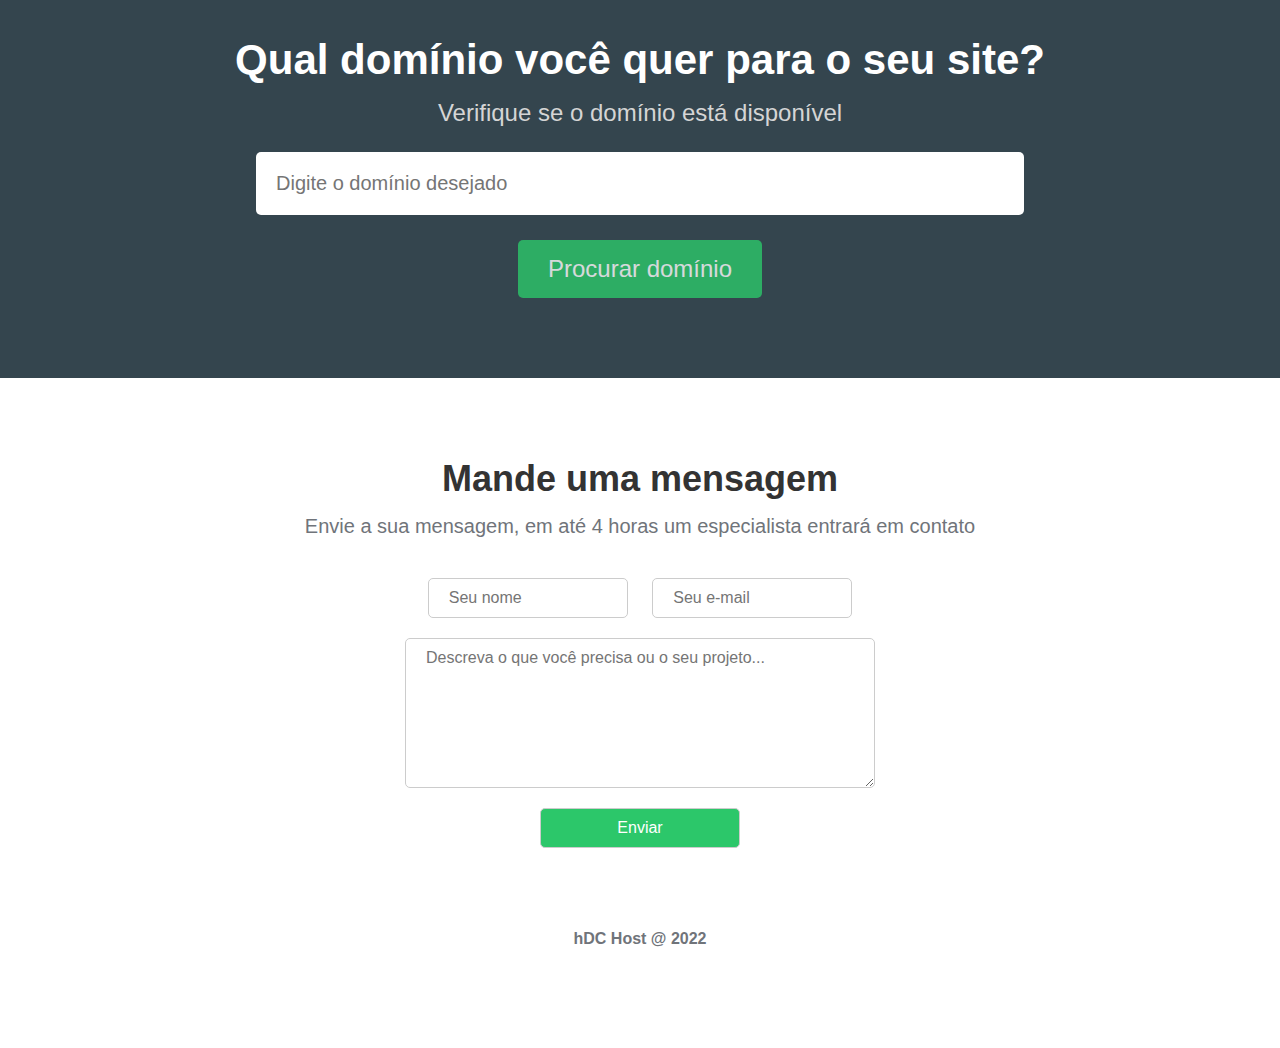
<file: Curso de HTML e CSS/8_HDC_HOST/index.html>
<!DOCTYPE html>
<html lang="en">
  <head>
    <meta charset="UTF-8" />
    <meta http-equiv="X-UA-Compatible" content="IE=edge" />
    <meta name="viewport" content="width=device-width, initial-scale=1.0" />
    <title>hDC Host</title>
    <!-- Ícones -->
    <link
      rel="stylesheet"
      href="https://cdnjs.cloudflare.com/ajax/libs/font-awesome/6.2.0/css/all.min.css"
      integrity="sha512-xh6O/CkQoPOWDdYTDqeRdPCVd1SpvCA9XXcUnZS2FmJNp1coAFzvtCN9BmamE+4aHK8yyUHUSCcJHgXloTyT2A=="
      crossorigin="anonymous"
      referrerpolicy="no-referrer"
    />
    <!-- Estilos -->
    <link rel="stylesheet" href="css/style.css" />
  </head>
  <body>
    <div class="container">
      <div class="navbar-container">
        <nav>
          <a href="#">
            <img src="img/hdchostlogo.png" alt="hDC Host" class="logo" />
          </a>
          <ul class="navbar-items">
            <li>
              <a href="#">Home</a>
            </li>
            <li>
              <a href="#">Preços</a>
            </li>
            <li>
              <a href="#">Contato</a>
            </li>
            <li>
              <a href="#" class="default-btn">Entrar</a>
            </li>
          </ul>
        </nav>
      </div>
      <main>
        <div class="main-banner">
          <h1>hDC Host</h1>
          <p>Os melhores serviços para projetos de todos os tamanhos!</p>
        </div>
        <section class="services-container">
          <ul>
            <li>
              <i class="fas fa-shield-alt"></i>
              <h3>Segurança</h3>
              <p>
                Lorem ipsum dolor sit amet consectetur adipisicing elit. Ex
                veritatis non, distinctio, dolor sapiente dolorum ab delectus
                rem labore animi consequuntur quo nulla autem vitae in eligendi
                cumque corrupti ipsum.
              </p>
            </li>
            <li>
              <i class="fas fa-rocket"></i>
              <h3>Performance</h3>
              <p>
                Lorem ipsum dolor sit amet consectetur adipisicing elit. Ex
                veritatis non, distinctio, dolor sapiente dolorum ab delectus
                rem labore animi consequuntur quo nulla autem vitae in eligendi
                cumque corrupti ipsum.
              </p>
            </li>
            <li>
              <i class="fas fa-comments"></i>
              <h3>Suporte 24/7</h3>
              <p>
                Lorem ipsum dolor sit amet consectetur adipisicing elit. Ex
                veritatis non, distinctio, dolor sapiente dolorum ab delectus
                rem labore animi consequuntur quo nulla autem vitae in eligendi
                cumque corrupti ipsum.
              </p>
            </li>
          </ul>
        </section>
        <section class="pricing-container">
          <h2>Planos e Preços</h2>
          <p>Selecione o plano que atende as suas necessidades</p>
          <div class="plans-container">
            <div class="plan">
              <ul>
                <li class="price">R$15/mês</li>
                <li class="plan-name">Básico</li>
                <li>2GB de espaço</li>
                <li>1 Subdomínios</li>
                <li>25 contas de e-mail</li>
                <li>C-panel</li>
                <li>Suporte 24/7</li>
                <li class="plan-btn">Saber mais</li>
              </ul>
            </div>
            <div class="plan">
              <ul>
                <li class="price">R$30/mês</li>
                <li class="plan-name">Dedicado</li>
                <li>5GB de espaço</li>
                <li>10 Subdomínios</li>
                <li>50 contas de e-mail</li>
                <li>C-panel</li>
                <li>Suporte 24/7</li>
                <li class="plan-btn">Saber mais</li>
              </ul>
            </div>
            <div class="plan">
              <ul>
                <li class="price recommended">R$50/mês</li>
                <li class="plan-name">Dedicado Plus</li>
                <li>10GB de espaço</li>
                <li>10 Subdomínios</li>
                <li>100 contas de e-mail</li>
                <li>C-panel</li>
                <li>Suporte 24/7</li>
                <li class="plan-btn recommended">Saber mais</li>
              </ul>
            </div>
            <div class="plan">
              <ul>
                <li class="price">R$100/mês</li>
                <li class="plan-name">Cloud</li>
                <li>20GB de espaço</li>
                <li>20 Subdomínios</li>
                <li>200 contas de e-mail</li>
                <li>C-panel</li>
                <li>Suporte 24/7</li>
                <li class="plan-btn">Saber mais</li>
              </ul>
            </div>
          </div>
        </section>
        <section class="searchdomain-container">
          <h2>Qual domínio você quer para o seu site?</h2>
          <p>Verifique se o domínio está disponível</p>
          <form>
            <input
              type="text"
              name="domain"
              id="domain"
              placeholder="Digite o domínio desejado"
            />
            <input type="submit" value="Procurar domínio" />
          </form>
        </section>
        <section class="contact-container">
          <h2>Mande uma mensagem</h2>
          <p>
            Envie a sua mensagem, em até 4 horas um especialista entrará em
            contato
          </p>
          <form>
            <input type="text" name="name" id="name" placeholder="Seu nome" />
            <input
              type="email"
              name="email"
              id="email"
              placeholder="Seu e-mail"
            />
            <textarea
              name="message"
              id="message"
              placeholder="Descreva o que você precisa ou o seu projeto..."
            ></textarea>
            <input type="submit" value="Enviar" />
          </form>
        </section>
      </main>
      <footer>
        <p>hDC Host @ 2022</p>
      </footer>
    </div>
  </body>
</html>
</file>
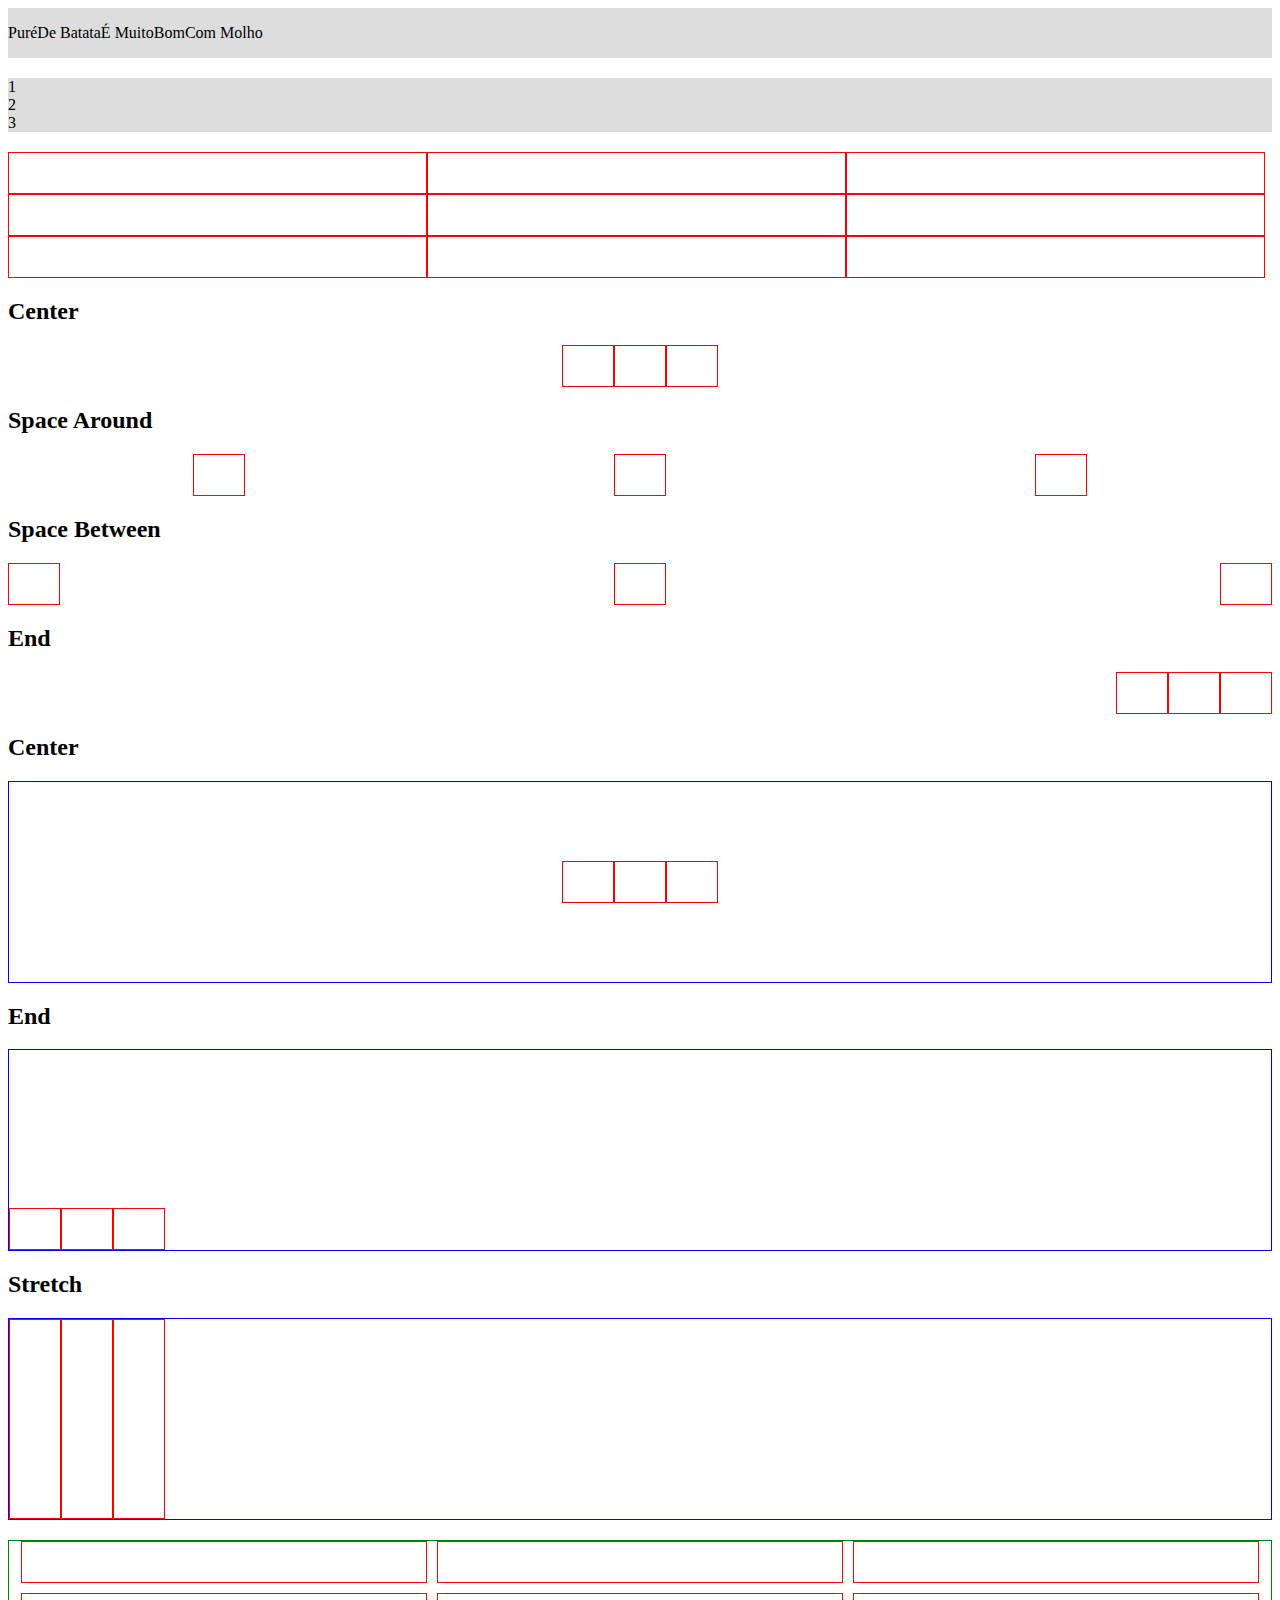
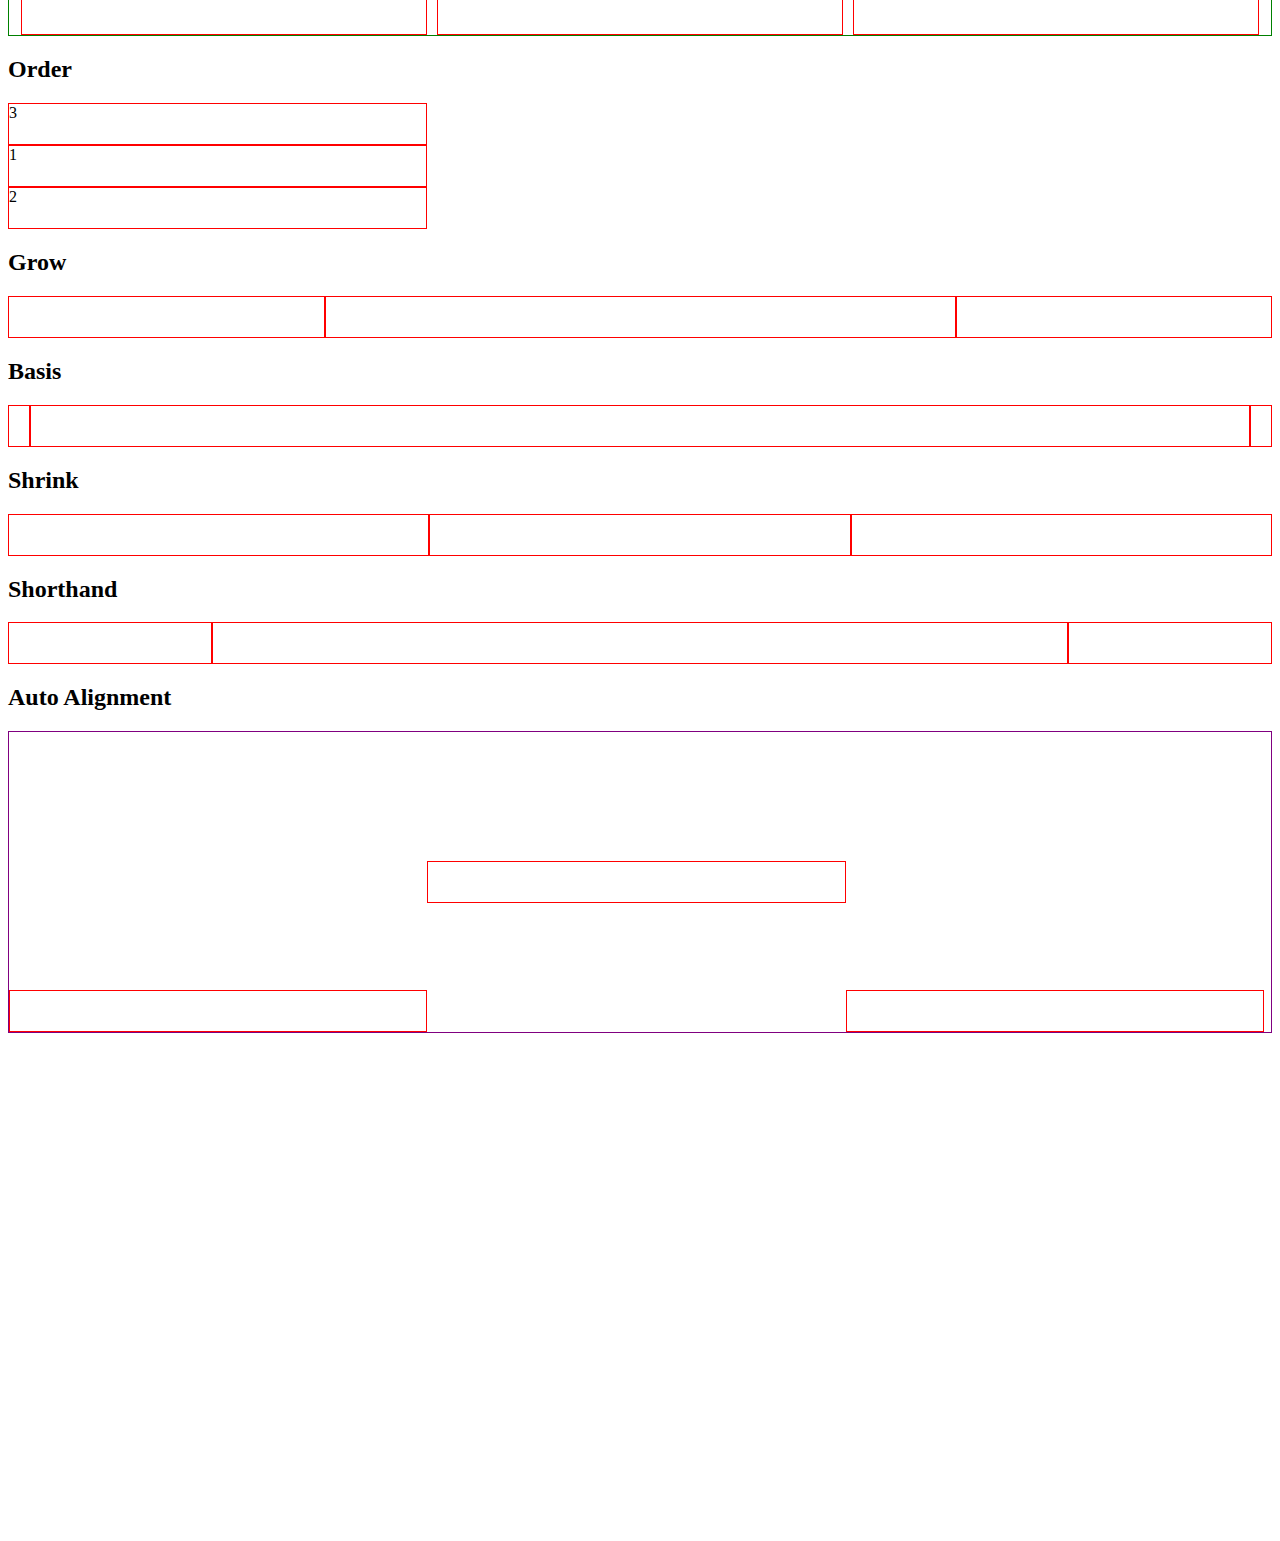
<file: Curso de HTML e CSS/9_FLEX_BOX/index.html>
<!DOCTYPE html>
<html lang="en">
<head>
    <meta charset="UTF-8">
    <meta http-equiv="X-UA-Compatible" content="IE=edge">
    <meta name="viewport" content="width=device-width, initial-scale=1.0">
    <link rel="stylesheet" href="css/style.css">
    <title>FlexBox</title>
</head>
<body>
    <!--1 - Flex-->
    <div class="flex">
        <p>Puré</p>
        <p>De Batata</p>
        <p>É Muito</p>
        <p>Bom</p>
        <p>Com Molho</p>
    </div>

    <!--2 - Flex Direction-->
    <div class="flex-column">
        <span>1</span>
        <span>2</span>
        <span>3</span>
    </div>

    <!--3 - Flex Wrap-->
    <div class="wrap">
        <div class="box"></div>
        <div class="box"></div>
        <div class="box"></div>
        <div class="box"></div>
        <div class="box"></div>
        <div class="box"></div>
        <div class="box"></div>
        <div class="box"></div>
        <div class="box"></div>
    </div>

    <!--4 - Justify Content-->
    <h2>Center</h2>
    <div class="center">
        <div class="box"></div>
        <div class="box"></div>
        <div class="box"></div>
    </div>

    <h2>Space Around</h2>
    <div class="space-around">
        <div class="box"></div>
        <div class="box"></div>
        <div class="box"></div>
    </div>

    <h2>Space Between</h2>
    <div class="space-between">
        <div class="box"></div>
        <div class="box"></div>
        <div class="box"></div>
    </div>

    <h2>End</h2>
    <div class="end">
        <div class="box"></div>
        <div class="box"></div>
        <div class="box"></div>
    </div>

    <!--5 - Align Items-->
    <h2>Center</h2>
    <div class="align-center">
        <div class="box"></div>
        <div class="box"></div>
        <div class="box"></div>
    </div>

    <h2>End</h2>
    <div class="flex-end">
        <div class="box"></div>
        <div class="box"></div>
        <div class="box"></div>
    </div>

    <h2>Stretch</h2>
    <div class="stretch">
        <div class="box"></div>
        <div class="box"></div>
        <div class="box"></div>
    </div>

    <!--6 - Gap-->
    <div class="gap">
        <div class="box"></div>
        <div class="box"></div>
        <div class="box"></div>
        <div class="box"></div>
        <div class="box"></div>
        <div class="box"></div>
    </div>

    <!--7 - Order-->
    <h2>Order</h2>
    <div class="box" id="three">3</div>
    <div class="box" id="one">1</div>
    <div class="box" id="two">2</div>

    <!--8 - Grow-->
    <h2>Grow</h2>
    <div class="grow">
        <div class="box"></div>
        <div class="box big"></div>
        <div class="box"></div>
    </div>

    <!--9 - Basis-->
    <h2>Basis</h2>
    <div class="basis">
        <div class="box"></div>
        <div class="box big"></div>
        <div class="box"></div>
    </div>

    <!--10 - Shrink-->
    <h2>Shrink</h2>
    <div class="shrink">
        <div class="box"></div>
        <div class="box small"></div>
        <div class="box"></div>
    </div>

    <!--11 - Flex Shorthand-->
    <h2>Shorthand</h2>
    <div class="shorthand">
        <div class="box"></div>
        <div class="box diff"></div>
        <div class="box"></div>
    </div>

    <!--12 - Align Self-->
    <h2>Auto Alignment</h2>
    <div class="auto-alignment">
        <div class="box"></div>
        <div class="box diff"></div>
        <div class="box"></div>
    </div>
</body>
</html>
</file>
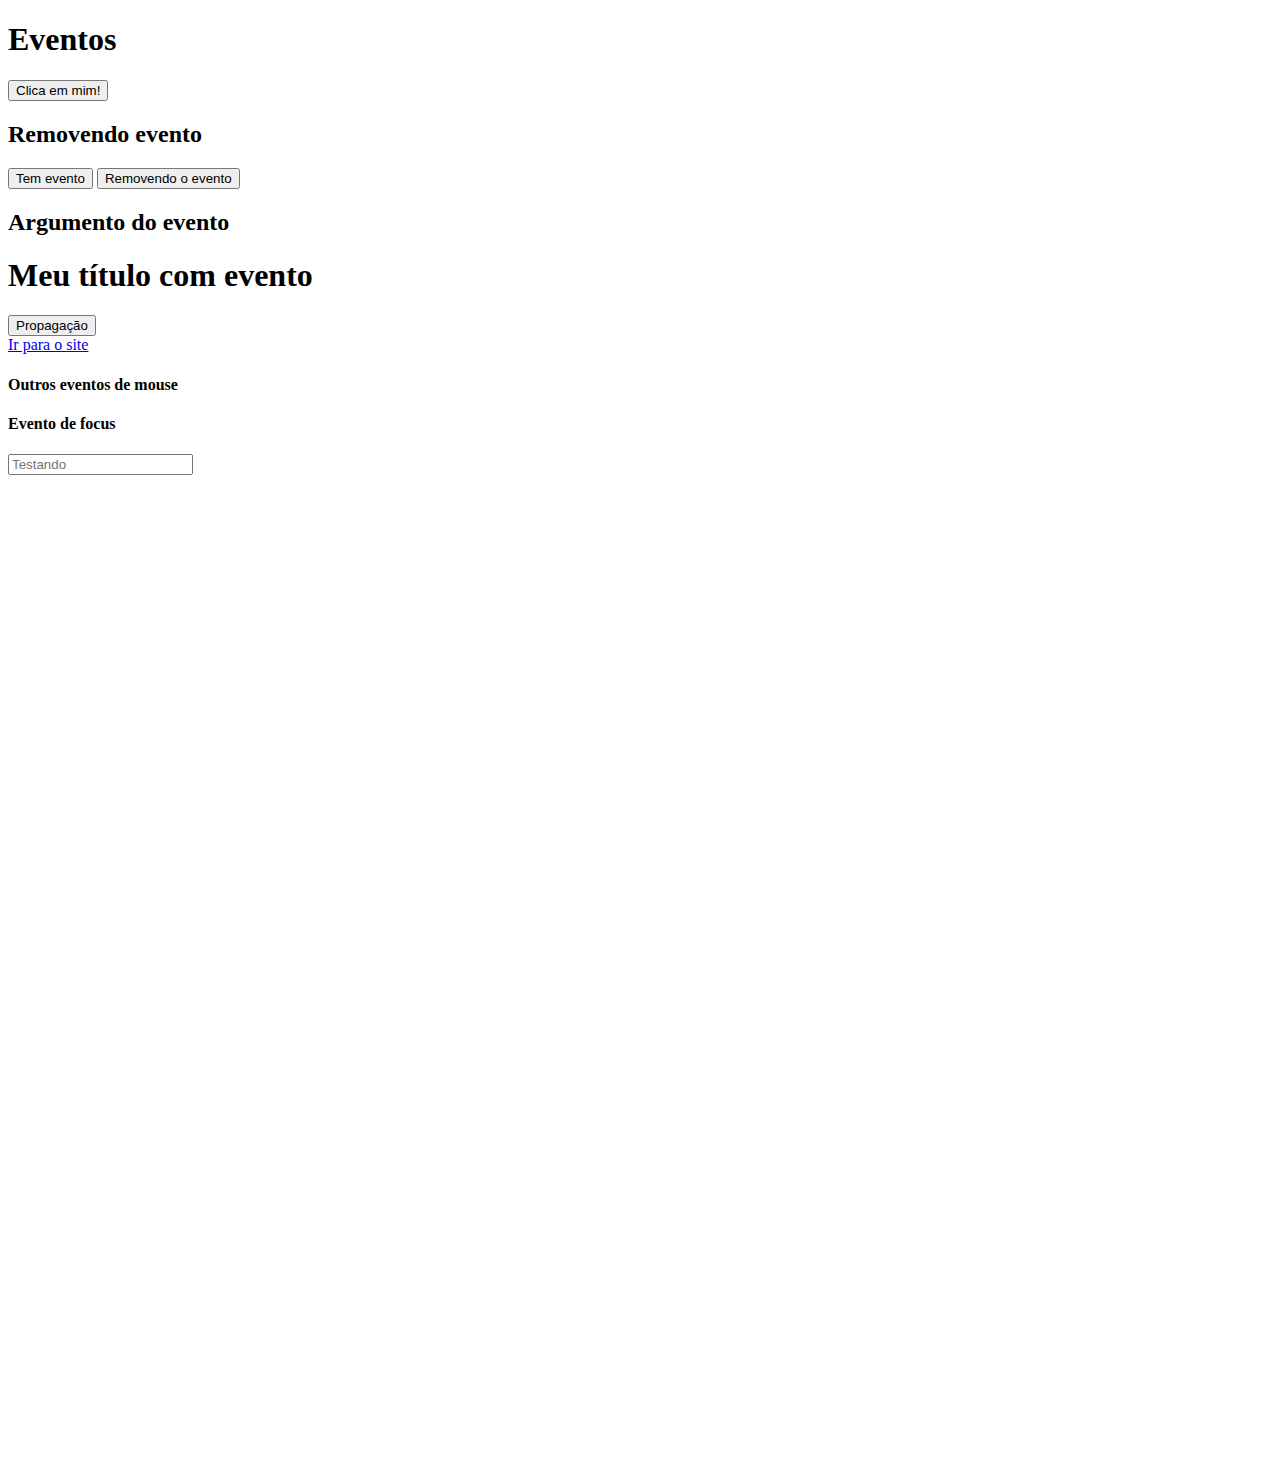
<file: Curso de Javascript/10_EVENTOS/index.html>
<!DOCTYPE html>
<html lang="en">
  <head>
    <meta charset="UTF-8" />
    <meta http-equiv="X-UA-Compatible" content="IE=edge" />
    <meta name="viewport" content="width=device-width, initial-scale=1.0" />
    <title>Eventos</title>
    <script src="js/scripts.js" defer></script>
    <link rel="stylesheet" href="css/styles.css" />
  </head>
  <body>
    <h1>Eventos</h1>
    <button id="my-button">Clica em mim!</button>

    <h2>Removendo evento</h2>
    <button id="btn">Tem evento</button>
    <button id="other-btn">Removendo o evento</button>

    <h2>Argumento do evento</h2>
    <h1 id="my-title">Meu título com evento</h1>

    <div id="btn-container">
      <button id="div-btn">Propagação</button>
    </div>

    <a href="https://horadecodar.com.br">Ir para o site</a>

    <h4 id="mouse">Outros eventos de mouse</h4>

    <h4>Evento de focus</h4>
    <input type="text" id="my-input" placeholder="Testando" />
  </body>
</html>
</file>
<file: Curso de HTML e CSS/10_INSTAGRAM_CLONE/css/style.css>
/* GERAL */
* {
    margin: 0;
    padding: 0;
    box-sizing: border-box;
    font-family: 'Circular Std Medium';
}

body {
    background-color: #fafafa;
}

/* CONTAINERS */
#main-container {
    display: flex;
    margin-top: 30px;
}

#banner-container,
#form-container {
    flex: 1 1 0;
    width: 50%;
}

#banner-container {
    text-align: right;
}

#banner-container img {
    width: 100%;
    margin-right: 15px;
    margin-top: 25px;
    max-width: 380px;
}

#form-container {
    text-align: center;
}

/* LOGIN FORM */
#form-box {
    background-color: #fff;
    border: 1px solid #dbdbdb;
    width: 350px;
    margin-top: 30px;
    border-radius: 5px;
}

#logo-insta {
    width: 175px;
    height: 51px;
    margin: 30px auto 12px;
}

#login-form {
    margin-top: 20px;
}

#login-form input {
    display: block;
    font-size: 12px;
    padding: 12px 9px;
    background-color: #fafafa;
    border: 1px solid #dbdbdb;
    border-radius: 3px;
    width: 268px;
    margin: 5px auto;
}

#login-form input[type="submit"] {
    background-color: #0b93ee;
    color: #fff;
    margin-top: 15px;
    border-radius: 5px;
    height: 30px;
    font-size: 13px;
    padding: 0;
    cursor: pointer;
    transition: background-color 500ms;
}

#login-form input[type="submit"]:hover{
    background-color: #0865a2;
}

/* SEPARADOR */
.separator {
    position: relative;
}

.line {
    border-top: 1px solid #dbdbdb;
    width: 268px;
    margin: 25px auto 35px;
}

.separator span {
    position: absolute;
    text-transform: uppercase;
    color: #bbb;
    background-color: #fff;
    top: -6px;
    width: 50px;
    margin-left: -25px;
    font-size: 14px;
}

/* FACEBOOK LOGIN */
#facebook-login {
    margin-bottom: 25px;
}

#facebook-login a {
    text-decoration: none;
    color: #385185;
    display: flex;
    align-items: center;
    justify-content: center;
}

#facebook-login img {
    width: 16px;
    height: 16px;
    margin-right: 8px;
}

#facebook-login span {
    font-size: 13px;
    margin-top: 1px;
}

/* FORGOT PASSWORD */
#forgot-pass {
    margin-bottom: 20px;
    font-size: 12px;
}

#forgot-pass a {
    text-decoration: none;
    color: #373799;
}

/* REGISTER */
#register-container {
    background-color: #fff;
    border: 1px solid #dbdbdb;
    width: 350px;
    margin-top: 10px;
    padding: 25px;
    border-radius: 5px;
}

#register-container p {
    font-size: 14px;
    color: #262626;
}

#register-container a {
    color: #4a95f6;
    text-decoration: none;
}

/* GET APP */
#get-app-container {
    text-align: center;
    width: 350px;
}

#get-app-container p {
    margin: 20px 0;
    font-size: 13px;
}

#get-app-container a {
    text-decoration: none;
}

#get-app-container img {
    width: 136px;
    height: 40px;
}

/* FOOTER */
footer {
    text-align: left;
    width: 1000px;
    margin: 50px auto;
    display: flex;
    flex-direction: column;
    justify-content: center;
    align-items: center;
}

footer #footer-links {
    display: flex;
    list-style: none;
}

#footer-links li {
    margin-right: 10px;
}

#footer-links a,
#copyright {
    text-decoration: none;
    color: #8e8e8e;
    font-size: 12px;
}

#copyright {
    margin-top: 10px;
}

/* MOBILE */
@media (max-width: 450px) {
    body {
        background-color: #fff;
    }

    #banner-container {
        display: none;
    }

    #main-container,
    #form-box {
        margin-top: 0;
    }

    #form-container,
    #form-box,
    #register-container,
    #get-app-container {
        width: 100%;
        border: none;
    }

    footer {
        width: 90%;
    }

    #footer-links {
        flex-wrap: wrap;
        justify-content: center;
    }

    #footer-links {
        margin-bottom: 10px;
    }
}
</file>
<file: Curso de HTML e CSS/3_CSS/css/style.css>
/*4 - External CSS*/
/**{
    font-family: 'Circular Std Medium';
}*/

body{
    padding-bottom: 500px;
}

h3{
    color: green;
}

/*p{
    color: blueviolet;
}*/

/*Algum Comentário*/
/*Mais Um*/
/*Outro*/

/*Classes*/
.paragraph{
    background-color: black;
    color: aqua;
    padding: 5px;
}

/*ID*/
#exclusive-title{
    background-color: purple;
    color: yellow;
    padding: 10px;
    font-size: 40px;
}

/*Ordem das Regras*/
h2{
    border-bottom: 1px solid red;
}

.titulo{
    border-bottom: 3px solid blue;
}

#algum-titulo{
    border-bottom: 4px solid green;
}

/*Nome de Cores*/
.color-name{
    color: crimson;
}

/*Hexadecimal*/
.hex{
    color: #55a398;
}

.hex-2{
    color: #2b5f03;
}

/*Hex Simplificado*/
.simple-hex{
    color: #333;
}

.simple-hex-2 {
    color: #a5f;
}

/*RGB*/
.rgb{
    color: rgb(255, 0, 0);
}

.mixed-rgb{
    color: rgb(199, 21, 200);
}

/*RGBA*/
.rgba{
    color: rgba(0, 49, 235, 0.5);
}

/*HSL*/
.hsl{
    color: hsl(100, 30%, 70%);
}

.hsl-2 {
    color: hsl(90, 50%, 20%);
}

/*BG*/
.bg{
    background-color: #000;
    color: #fff;
}

.bg-2{
    background-color: #55a398;
    color: #a5f;
}

/*BG Opacity*/
.bg-opacity{
    background-color: green;
    opacity: 0.2;
}

.bg-opacity-2 {
    background-color: #999;
    opacity: 0.2;
    color: #000;
}

/*RGBA com Opacidade*/
.rgba-opacity{
    background-color: rgba(45, 78, 78, 0.2);
    color: #000;
}

/*BG Img*/
.img{
    background-image: url("../img/dawn-mcdonald-TIZmsrOw7vc-unsplash.jpg");
    padding: 10px;
    color: #fff;
}

/*Centralizar BG Img*/
.not-centered-bg, .centered-bg{
    height: 400px;
    width: 400px;
    background-image: url("../img/erik-mclean-VtHK0R6sARg-unsplash.jpg");
}

.centered-bg{
    background-position: center;
    background-size: cover;
}

/*Largura e Altura*/
.height-width{
    height: 200px;
    width: 100px;
    background-color: #2b5f03;
}

.height-width-2{
    height: 300px;
    background-color: #55a398;
}

/*Padding*/
.without-padding{
    background-color: #111;
    color: #fff;
}

.padding{
    background-color: #9c2b2b;
    color: #fff;
    padding: 20px;
}

/*Padding Individual*/
.padding-individual{
    background-color: #333;
    color: #fff;
    padding-left: 5px;
    padding-top: 10px;
    padding-bottom: 15px;
    padding-right: 20px;
}

/*Shorthand Padding*/
.shorthand-padding{
    background-color: #444;
    padding: 6px 12px 24px 48px;
}

.shorthand-padding-2 {
    background-color: #2b5f03;
    padding: 10px 20px;
    /*padding: 10px 20px 10px 20px*/
}

/*Padding com Width*/
.without-border-box{
    background-color: #444;
    color: #fff;
    width: 400px;
    padding: 50px;
}

.border-box{
    background-color: #906868;
    color: #fff;
    width: 400px;
    padding: 50px;
    box-sizing: border-box;
}

/*Borda*/
.border{
    border: 5px solid red;
    padding: 10px;
}

.border-2 {
    border: 5px dotted #000;
    padding: 10px;
}

/*Borda Individual*/
.border-left{
    background-color: #444;
    border-left: 5px solid red;
    padding: 10px;
}

.border-bottom{
    background-color: #55a398;
    border-bottom: 5px double #2b5f03;
    padding: 10px;
}

/*Border Radius*/
.rounded-p{
    border: 5px solid red;
    background-color: #000;
    color: #fff;
    padding: 15px;
    border-radius: 15px;
}

.rounded-p-2 {
    background-color: #000;
    color: #fff;
    padding: 15px;
    border-radius: 50px;
}

/*Margem*/
.margin{
    margin: 10px;
    background-color: #333;
    color: #fff;
}

.margin-top{
    margin-top: 50px;
    background-color: #55a398;
    padding: 10px;
}

.margin-shorthand{
    margin: 10px 20px 30px 40px;
    background-color: #000;
    color: #fff;
}

/*Box Model*/
.box-model{
    margin: 20px;
    padding: 10px 15px;
    border: 5px solid red;
    border-radius: 10px;
    width: 300px;
    height: 50px;
}

/*Desafio 3*/
#box-model-challenge{
    margin: 15px;
    padding: 15px;
    border: 5px solid red;
    outline: 5px solid rgb(128, 65, 65);
    background-color: #123;
}

.challenge-title{
    background-color: #000;
    color: #fff;
    border: none;
}

/*Alinhamento de Texto*/
.text-aligned{
    text-align: right;
}

.container-center{
    text-align: center;
    width: 300px;
    border: 5px solid red;
}

/*Text Decoration*/
.underline{
    text-decoration: underline;
}

.line-through{
    text-decoration: line-through;
}

.remove-underline{
    text-decoration: none;
}

/*Text Transform*/
.upper{
    text-transform: uppercase;
}

.lower{
    text-transform: lowercase;
}

/*Letter Spacing*/
.spacing{
    letter-spacing: 10px;
}

/*Fontes*/
.serif{
    font-family: serif;
}

.sans-serif{
    font-family: sans-serif;
}

.monospace{
    font-family: monospace;
}

.cursive{
    font-family: cursive;
}

.fantasy{
    font-family: fantasy;
}

/*Estilo de Fonte*/
.italic{
    font-style: italic;
}

.oblique{
    font-style: oblique;
}

/*Font Weight*/
.thin, .bold, .bolder{
    font-family: Helvetica;
}

.thin{
    font-weight: 100;
}

.bold{
    font-weight: 600;
}

.bolder{
    font-weight: 900;
}

/*Font Size*/
.small{
    font-size: 6px;
}

.big{
    font-size: 100px;
}

/*Display*/
.inline-box{
    width: 50px;
    height: 50px;
    background-color: rgb(88, 171, 255);
    margin: 10px;
    display: inline-block;
}

.block{
    display: block;
    background-color: #55a398;
    margin: 10px;
}

/*Esconder Elementos*/
.invis{
    display: none;
}

/*Static*/
.static{
    position: static;
    background-color: #55a398;
    color: #fff;
    width: 100px;
    height: 100px;
}

/*Relative*/
.relative{
    position: relative;
    background-color: #095f53;
    color: #fff;
    width: 100px;
    height: 100px;
    top: 100px;
    left: 40px;
}

/*Absolute*/
.absolute{
    position: absolute;
        background-color: #032a25;
        color: #fff;
        width: 100px;
        height: 100px;
        top: 2px;
        right: 2px;
}

/*Relative Absolute*/
.relative-container{
    width: 300px;
    height: 300px;
    border: 5px solid red;
    margin-top: 120px;
    position: relative;
}

.absolute-1, .absolute-2{
    width: 50px;
    height: 50px;
    background-color: #2b5f03;
    position: absolute;
}

.absolute-1{
    top: 10px;
    left: 10px;
}

.absolute-2 {
    bottom: 10px;
    right: 10px;
}

/*Fixed*/
.fixed{
    width: 100px;
    height: 100px;
    border: 5px solid red;
    margin-top: 120px;
    position: fixed;
    top: 20px;
    right: 20px;
}

/*Sticky*/
.sticky {
    width: 100px;
    height: 100px;
    border: 5px solid rgb(255, 0, 255);
    margin-top: 120px;
    position: sticky;
    top: 20px;
    left: 20px;
}

/*Z-Index*/
.absolute-3,
.absolute-4,
.absolute-5 {
    width: 50px;
    height: 50px;
    background-color: #6fff00;
    position: absolute;
}

.absolute-3{
    top: 0;
    left: 0;
    z-index: 3;
}

.absolute-4{
    top: 10px;
    left: 10px;
    background-color: #abff6b;
    z-index: 2;
}

.absolute-5{
    top: 40px;
    left: 40px;
    background-color: #66844f;
    z-index: 1;
}
</file>
<file: Curso de HTML e CSS/3_CSS/css/lists.css>
ul{
    border: 1px solid blue;
    padding: 10px;
}

li{
    color: darkblue;
}
</file>
<file: Curso de HTML e CSS/3_CSS/css/titles.css>
h4{
    background-color: blue;
    color: white;
    padding: 10px;
    border-radius: 5px;
    width: fit-content;
}
</file>
<file: Curso de HTML e CSS/4_TRIBUTO/css/style.css>
html {
    font-family: Helvetica;
    background-color: #ddd;
}

.container {
    max-width: 1100px;
    background-color: #fff;
    position: relative;
    margin: 50px auto;
    padding: 20px 50px;
}

.bold {
    font-weight: bold;
}

/* header */
.header {
    text-align: center;
}

.main-title {
    font-size: 40px;
}

.main-paragraph {
    font-style: italic;
}

/* Imagem destaque */
.featured-image {
    text-align: center;
    margin-top: 30px;
}

/* Biografia */
.biography-container {
    padding: 25px 0;
    margin: 25px 0;
    border-top: 1px dashed #ddd;
    border-bottom: 1px dashed #ddd;
}

/* Quotes */
.quotes-container {
    background-color: #ddd;
    padding: 30px;
}

.quotes-container blockquote {
    font-weight: bold;
    font-size: 30px;
}

.quotes-container p {
    font-style: italic;
}

/* Curiosidades */
.curiosities-container {
    padding: 25px 0;
    margin: 25px 0;
    border-top: 1px dashed #ddd;
    border-bottom: 1px dashed #ddd;
}

.curiosities-container li {
    height: 30px;
}

/* Imagem bold */
.img-bold {
    font-weight: bold;
    text-align: center;
}
</file>
<file: Curso de HTML e CSS/5_FORM/style.css>
body{
    padding-bottom: 500px;
}

div{
    margin-bottom: 10px;
}

div input, div label{
    display: block;
}

.radio label,
.radio input,
.radio span{
    display: inline-block;
}
</file>
<file: Curso de HTML e CSS/7_RESPONSIVIDADE/css/style.css>
/*Media Query*/
h1{
    color: red;
}

@media screen and (max-width:500px) {
    h1{
        color: blue;
    }
}

/*min width*/
p{
    background-color: red;
    color: black;
}

@media screen and (min-width: 800px) {
    p {
        background-color: #789;
        color: red;
    }
}

/*Landscape*/
h3 {
    display: none;
}

@media screen and (orientation: landscape) {
    h3 {
        display: block;
    }
}
</file>
<file: Curso de HTML e CSS/8_HDC_HOST/css/style.css>
/* Geral */
* {
    margin: 0;
    padding: 0;
    font-family: Helvetica;
    box-sizing: border-box;
}

h1,
h2,
h3 {
    color: #333;
}

p {
    color: #70747a;
}

/* Navbar */
.navbar-container {
    width: 100%;
    height: 80px;
    background-color: #232a31;
    padding: 0 2rem;
}

nav {
    position: relative;
}

.logo {
    width: 50px;
    margin-top: 15px;
}

.navbar-items {
    position: absolute;
    right: 0;
    height: 80px;
    line-height: 80px;
    margin: 0;
    display: inline-block;
}

.navbar-items li {
    display: inline-block;
    text-transform: uppercase;
    margin-left: 25px;
}

.navbar-items a {
    color: #fff;
    text-decoration: none;
    transition: 0.5s;
}

.navbar-items a:hover {
    color: #ccc;
}

.default-btn {
    padding: 15px 20px;
    background-color: #2cc76a;
    border-radius: 5px;
}

.navbar-items .default-btn:hover {
    background-color: #22bb5f;
    color: #fff;
}

/* main banner */
.main-banner {
    background-image: url("../img/mainbanner.png");
    background-size: cover;
    background-position: center;
    padding: 10rem 0;
}

.main-banner h1,
.main-banner p {
    color: #fff;
    text-align: center;
    font-weight: bold;
    text-shadow: #000 3px 2px 3px;
}

.main-banner h1 {
    font-size: 54px;
}

.main-banner p {
    font-size: 32px;
}

/* services */
.services-container {
    padding: 5rem 0;
}

.services-container ul {
    display: flex;
    width: 90%;
    margin: 0 auto;
}

.services-container li {
    flex: 1 1 200px;
    list-style: none;
    text-align: center;
    padding: 20px;
}

.fas {
    font-size: 60px;
    margin-bottom: 15px;
}

.fa-shield-alt {
    color: #2cc76a;
}

.fa-rocket {
    color: #ef3f29;
}

.fa-comments {
    color: #ef8f29;
}

.services-container h3 {
    margin-bottom: 25px;
}

.services-container p {
    line-height: 24px;
}

/* prices and plans */
.pricing-container {
    padding-bottom: 5rem;
    text-align: center;
}

.pricing-container h2 {
    font-size: 36px;
}

.pricing-container p {
    font-size: 20px;
}

.plans-container {
    display: flex;
    justify-content: space-between;
    width: 90%;
    margin: 50px auto 0;
}

.plan {
    flex: 1;
    max-width: 275px;
    margin: 0 20px;
}

.plan ul {
    padding: 0;
}

.plan li {
    list-style: none;
    height: 50px;
    line-height: 50px;
    background-color: #e8e9ea;
    color: #333;
}

.plan .price {
    width: 120px;
    height: 120px;
    border-radius: 50%;
    background-color: #2cc762;
    color: #fff;
    text-align: center;
    line-height: 120px;
    margin: 0 auto -50px;
    font-size: 18px;
    position: relative;
}

.plan .plan-name {
    text-transform: uppercase;
    font-size: 20px;
    font-weight: bold;
    color: #fff;
    background-color: #202b34;
    padding: 50px 0;
}

.plan .plan-btn {
    background-color: #2cc762;
    color: #fff;
    font-size: 24px;
    height: 75px;
    line-height: 75px;
    cursor: pointer;
}

.plan .recommended {
    background-color: #f45c57;
}

/* search domain */
.searchdomain-container {
    background-color: #34454e;
    text-align: center;
    padding: 5rem 0;
}

.searchdomain-container h2 {
    color: #fff;
    font-size: 42px;
    margin-bottom: 15px;
}

.searchdomain-container p {
    color: #d5d5d5;
    font-size: 24px;
    margin-bottom: 25px;
}

.searchdomain-container input {
    display: block;
    border: none;
    border-radius: 5px;
    margin: 0 auto;
}

.searchdomain-container input[type="text"] {
    width: 60%;
    padding: 20px;
    font-size: 20px;
    margin-bottom: 25px;
}

.searchdomain-container input[type="submit"] {
    background-color: #2cc76a;
    padding: 15px 30px;
    color: #fff;
    font-size: 24px;
    cursor: pointer;
    opacity: 0.8;
}

.searchdomain-container input[type="submit"]:hover {
    opacity: 1;
}

/* contact form */
.contact-container {
    text-align: center;
    padding: 5rem 0 2rem 0;
}

.contact-container h2 {
    font-size: 36px;
    margin-bottom: 15px;
}

.contact-container p {
    font-size: 20px;
    margin-bottom: 40px;
}

.contact-container input,
.contact-container textarea {
    width: 200px;
    padding: 10px 20px;
    font-size: 16px;
    border-radius: 5px;
    border: 1px solid #ccc;
    margin: 0 10px 20px;
}

.contact-container textarea {
    display: block;
    margin: 0 auto 20px;
    width: 470px;
    height: 150px;
}

.contact-container input[type="submit"] {
    display: block;
    margin: 0 auto;
    background-color: #2cc76a;
    color: #fff;
    cursor: pointer;
}

/* footer */
footer {
    text-align: center;
    font-weight: bold;
    margin: 50px 0 100px;
}

/* responsividade */

/* small laptops a partir de 1100px */
@media (max-width: 1100px) {
    .plans-container {
        width: 95%;
    }

    .plan {
        margin: 0 5px;
    }
}

/* tablet 900px */
@media (max-width: 900px) {
    .main-banner p {
        padding: 0 6rem;
    }

    .searchdomain-container {
        padding: 2rem 4rem;
    }
}

/* celular 576px */
@media (max-width: 576px) {

    html,
    body {
        overflow-x: hidden;
    }

    .navbar-items li {
        font-size: 12px;
        margin-left: 10px;
    }

    .main-banner p {
        padding: 0 2rem;
    }

    .services-container ul {
        flex-direction: column;
    }

    .plans-container {
        flex-direction: column;
        width: 100%;
        padding: 0 2rem;
    }

    .plan {
        width: 100%;
        max-width: 100%;
        margin-bottom: 15px;
    }

    .searchdomain-container h2 {
        font-size: 28px;
    }

    .searchdomain-container input[type="text"] {
        width: 100%;
    }

    .contact-container {
        padding: 3rem 2rem;
    }

    .contact-container input,
    .contact-container textarea {
        width: 100%;
        margin: 10px 0;
    }
}
</file>
<file: Curso de HTML e CSS/9_FLEX_BOX/css/style.css>
body{
    padding-bottom: 500px;
}

/*Flex*/
.flex{
    display: flex;
    background-color: #ddd;
    margin-bottom: 20px;
}

/*Flex Direction*/
.flex-column{
    display: flex;
    background-color: #ddd;
    flex-direction: column;
    margin-bottom: 20px;
}

/*Flex Wrap*/
.wrap{
    display: flex;
    margin-bottom: 20px;
    flex-wrap: wrap;
}

.box{
    height: 40px;
    width: 33%;
    border: 1px solid red;
}

/*Justify Content*/
.center,
.space-around,
.space-between,
.end{
    display: flex;
    margin-bottom: 20px;
}

.center .box,
.space-around .box,
.space-between .box,
.end .box{
    width: 50px;
}

.center{
    justify-content: center;
}

.space-around{
    justify-content: space-around;
}

.space-between{
    justify-content: space-between;
}

.end{
    justify-content: end;
}

/*Align Items*/
.align-center,
.flex-end,
.stretch {
    display: flex;
    margin-bottom: 20px;
    height: 200px;
    border: 1px solid blue;
}

.align-center .box,
.flex-end .box,
.stretch .box {
    width: 50px;
}

.align-center{
    align-items: center;
    justify-content: center;
}

.flex-end{
    align-items: flex-end;
}

.stretch{
    align-items: stretch;
}

.stretch .box{
    height: auto;
}

/*Gap*/
.gap{
    display: flex;
    flex-wrap: wrap;
    justify-content: center;
    border: 1px solid green;
    gap: 10px;
}

.gap .box{
    width: 32%;
}

/*Order*/
.order{
    display: flex;
}

#one{
    order: 1;
}

#two{
    order: 2;
}

#three{
    order: 3;
}

/*Grow*/
.grow{
    display: flex;
}

.grow .box{
    flex: 1;
}

.grow .big{
    flex: 2;
}

/*Basis*/
.basis{
    display: flex;
}

.basis .box{
    flex-basis: 20px;
}

.basis .big{
    flex-grow: 1;
}

/*Shrink*/
.shrink{
    display: flex;
}

.shrink .box{
    flex-grow: 1;
    flex-shrink: 1;
    flex-basis: 250px;
    width: auto;
}

.shrink .small{
    flex-shrink: 2;
}

/*Flex Shorthand*/
.shorthand{
    display: flex;
}

.shorthand .box{
    width: auto;
    flex: 1 1 50px;
}

.shorthand .diff{
    flex: 3 1 400px;
}

/*Align Self*/
.auto-alignment{
    height: 300px;
    display: flex;
    align-items: end;
    border: 1px solid purple;
}

.auto-alignment .diff{
    align-self: center;
}
</file>
<file: Curso de Javascript/10_EVENTOS/css/styles.css>
body {
  margin-bottom: 1000px;
}
</file>
<file: Curso de HTML e CSS/6_FORM_PROJECT/css/style.css>
/* reset */
* {
    margin: 0;
    padding: 0;
    font-family: 'Circular Std Medium';
}

body {
    background-color: #f0ebf8;
}

h1,
h2,
h3,
h4,
h5 {
    color: #333;
}

p,
label {
    color: #444;
}

input {
    border: none;
    border-bottom: 1px solid #ccc;
    padding: 10px 0;
}

input[type="text"],
input[type="number"],
input[type="date"],
input[type="file"],
textarea {
    width: 400px;
}

textarea {
    padding: 10px 5px;
}

/* page header */
.header {
    height: 160px;
    padding: 20px;
    background-color: #3a79b7;
}

.header h3 {
    color: #fff;
    margin-top: 20px;
    font-size: 50px;
    text-align: center;
}

/* form container */
.form-container {
    background-color: #fdfdfd;
    width: 60%;
    margin: 0 auto;
    position: relative;
    top: -62px;
}

/* form header */
.form-header {
    border-bottom: 1px solid #dfdfdf;
    height: 45px;
}

.form-header p {
    color: #3a79b7;
    border-bottom: 2px solid #3a79b7;
    width: 100px;
    text-align: center;
    margin: 0 auto;
    text-transform: uppercase;
    height: 45px;
    line-height: 45px;
}

/* form body */
.form-body {
    padding: 30px;
}

.form-title {
    margin-bottom: 15px;
}

.form-body p {
    margin-bottom: 20px;
}

.required-field {
    color: #d80835;
}

.box-input {
    margin-bottom: 35px;
}

.block {
    display: block;
}

.optional-box {
    display: inline-block;
    margin: 0 30px 30px 0;
}

.optional-list li {
    list-style: none;
    margin-bottom: 5px;
}

.box-input p {
    margin-bottom: 15px;
}

.btn-submit {
    background-color: #3a79b7;
    color: #fff;
    border: 2px solid transparent;
    width: 150px;
    height: 50px;
    cursor: pointer;
    text-transform: uppercase;
    transition: 0.5s;
}

.btn-submit:hover {
    background-color: #fff;
    border-color: #3a79b7;
    color: #3a79b7;
}
</file>
